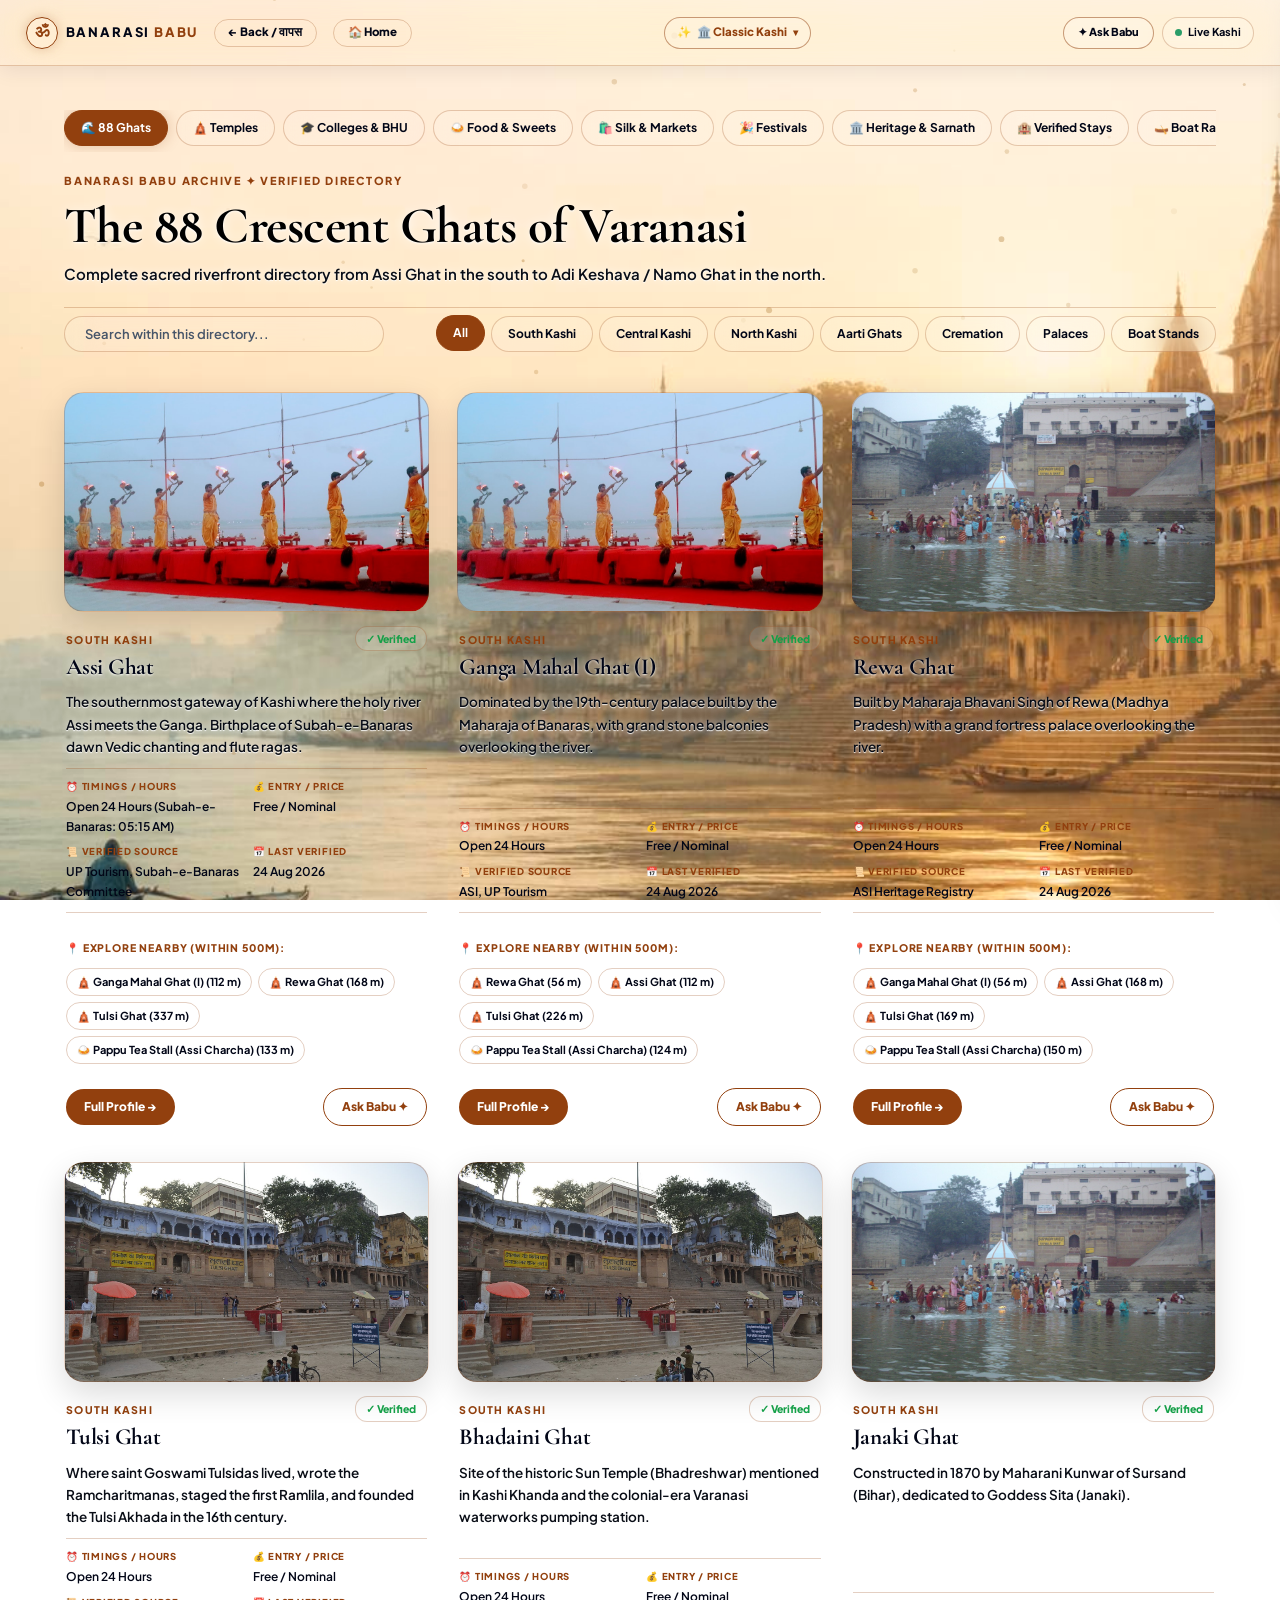
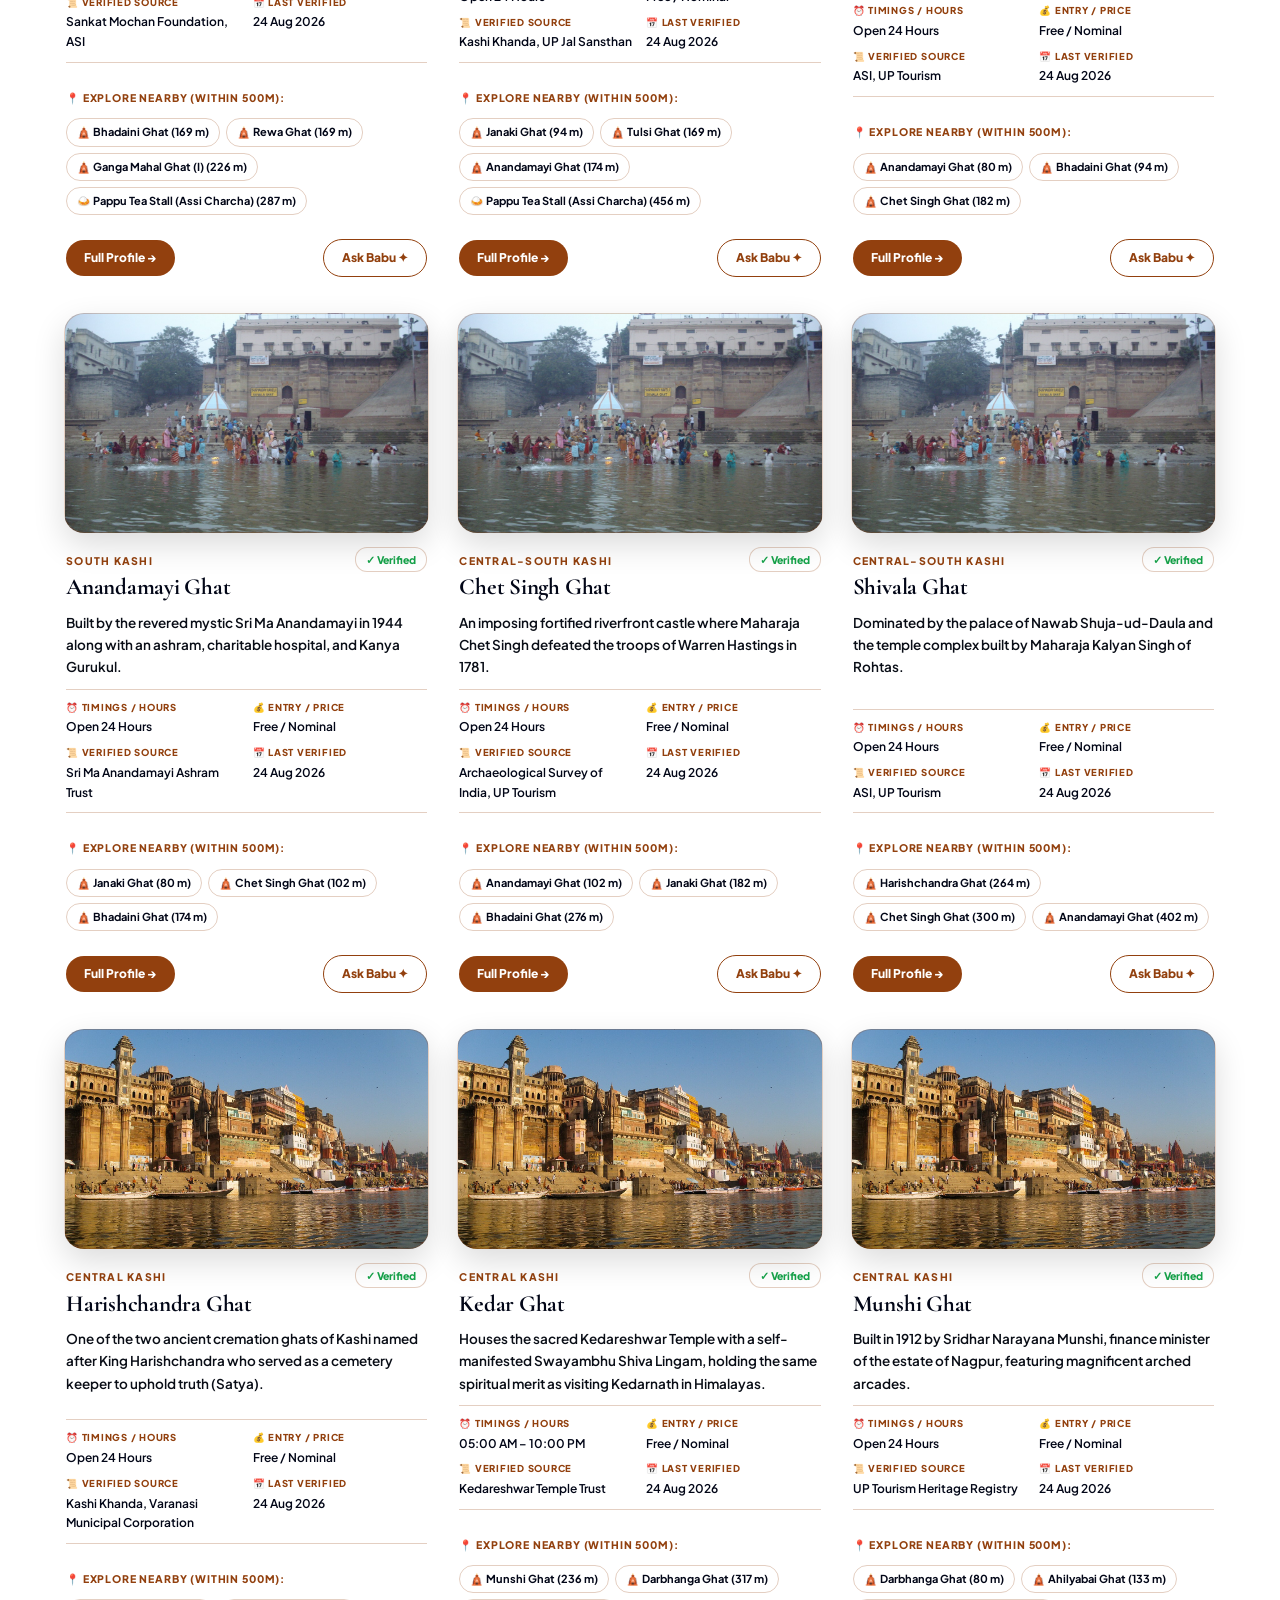
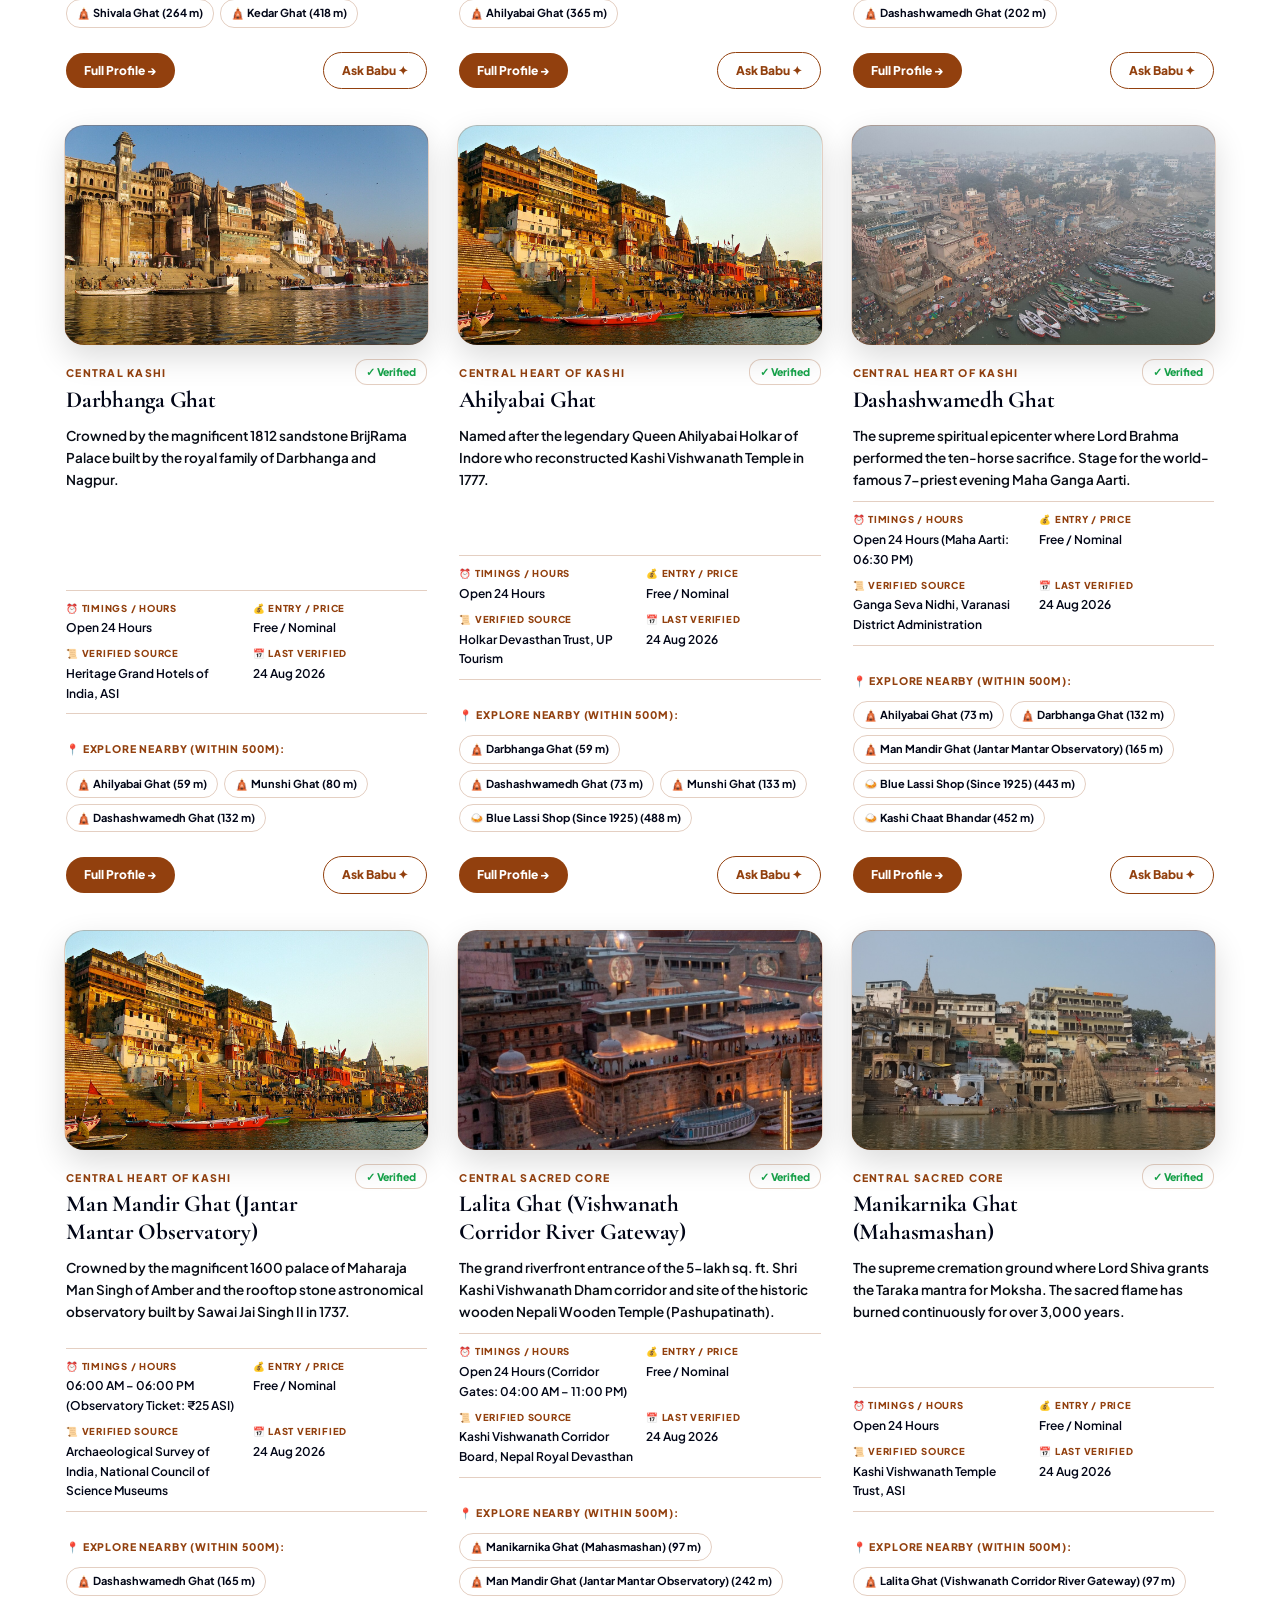
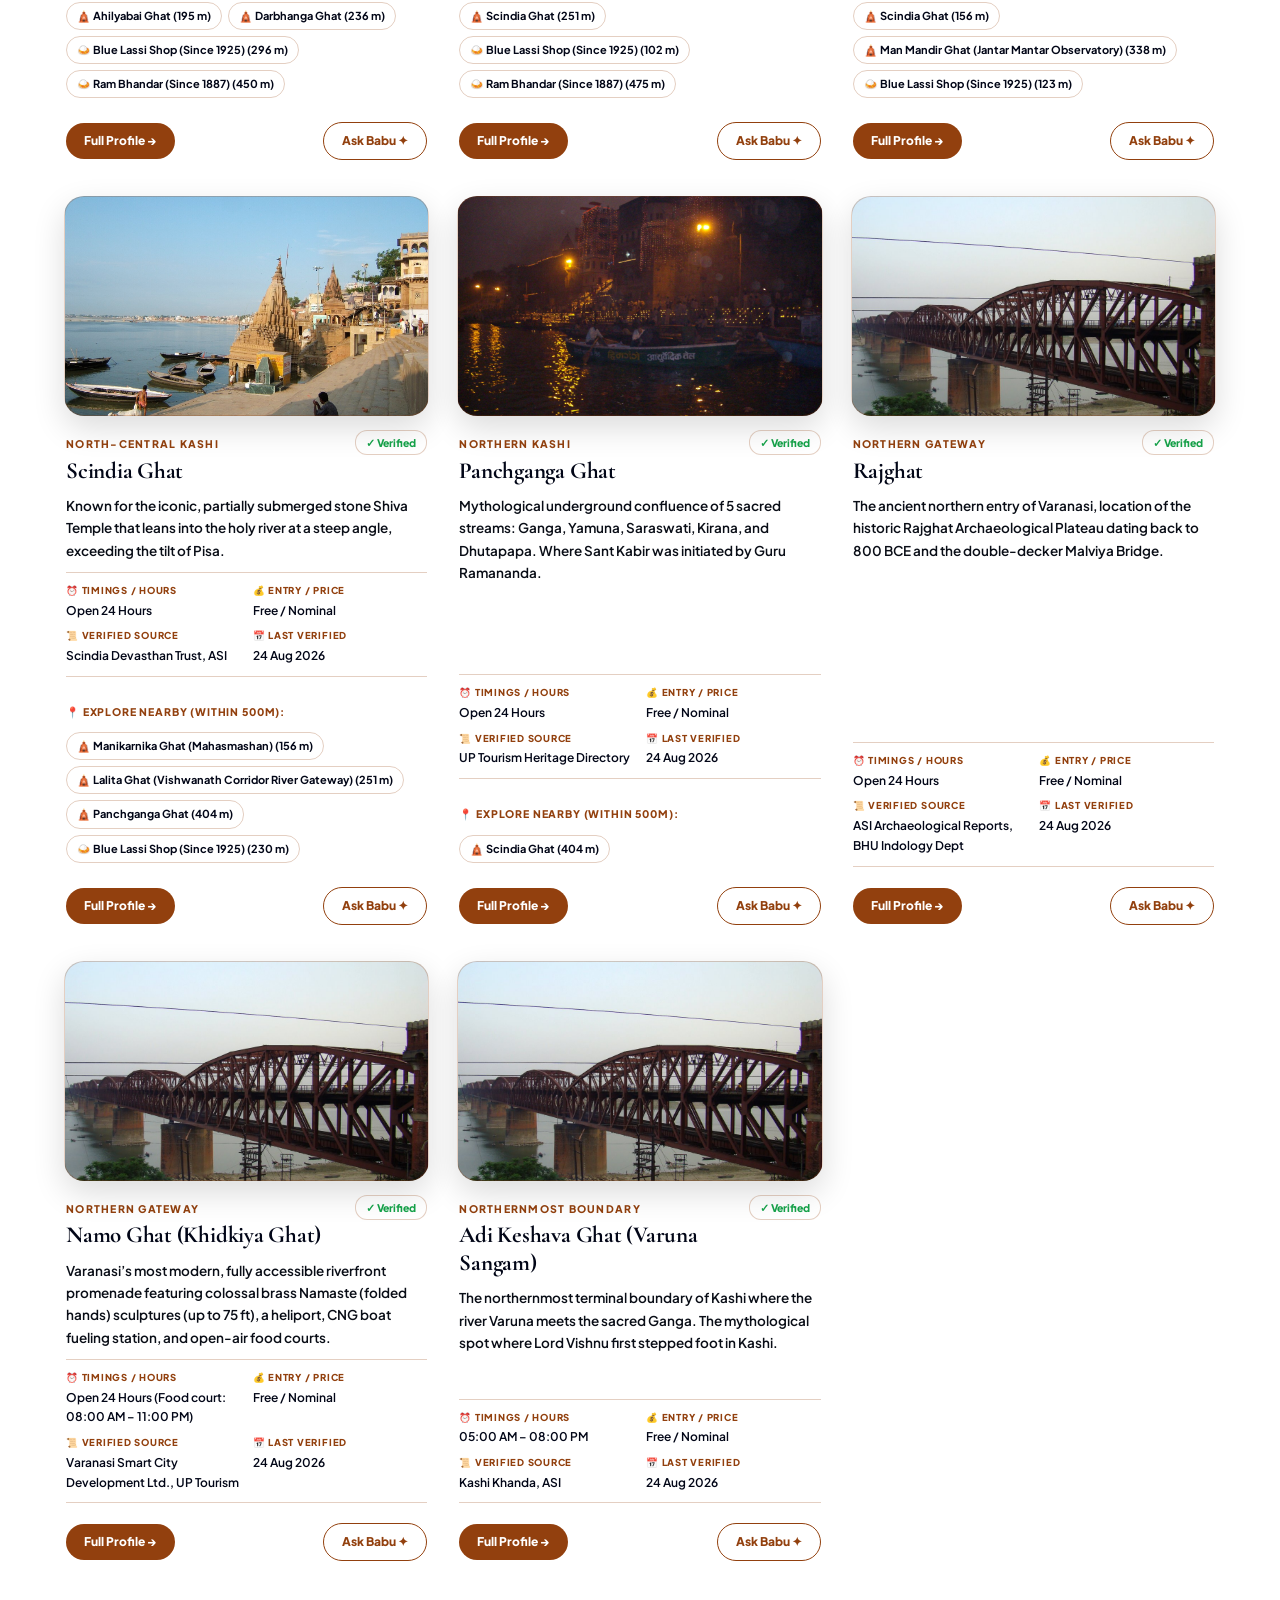
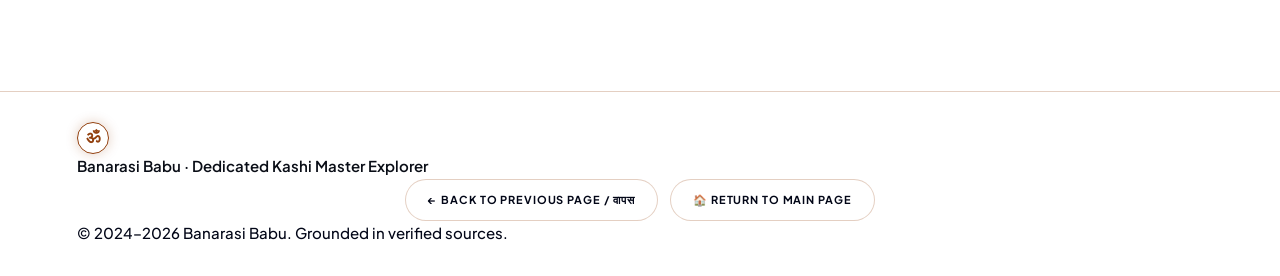
<file: category.html>
<!doctype html>
<html lang="en" data-page-theme="normal" data-theme-mode="day">
<head>
  <meta charset="UTF-8">
  <meta name="viewport" content="width=device-width, initial-scale=1.0">
  <meta name="description" content="Banarasi Babu — Dedicated Master Explorer for Varanasi Ghats, Temples, Heritage, Food, and Markets.">
  <title>Master Explorer | Banarasi Babu</title>
  
  <!-- Preload Critical Assets -->
  <link rel="preload" href="photos/normal.jpg" as="image">

  <!-- Google Fonts: Cormorant Garamond (Editorial Serif) & Plus Jakarta Sans (Clean Modern UI) -->
  <link rel="preconnect" href="https://fonts.googleapis.com">
  <link rel="preconnect" href="https://fonts.gstatic.com" crossorigin>
  <link href="https://fonts.googleapis.com/css2?family=Cormorant+Garamond:ital,wght@0,500;0,600;0,700;1,500;1,600;1,700&family=Plus+Jakarta+Sans:wght@400;500;600;700;800&display=swap" rel="stylesheet">
  
  <link rel="stylesheet" href="styles.css">
  <link rel="stylesheet" href="category.css">
</head>
<body>
  <!-- ====================================================================
       FULL-PAGE 100% UNBLOCKED LIVING 4K BACKGROUND (PARALLAX MOTION)
       ==================================================================== -->
  <div class="ambient-living-bg-container" id="ambient-living-bg" aria-hidden="true">
    <div class="living-photo-layer" id="living-photo-layer"></div>
    <canvas class="living-particle-canvas" id="living-particle-canvas"></canvas>
    <div class="ambient-clarity-overlay"></div>
  </div>

  <!-- ====================================================================
       BEAUTIFULLY DECORATED SLEEK FLOATING HEADER
       ==================================================================== -->
  <header class="luxury-floating-navbar" data-header>
    <div class="nav-brand-group">
      <a class="brand" href="index.html" aria-label="Back to home">
        <span class="brand-om" aria-hidden="true">ॐ</span>
        <span class="brand-name">BANARASI <em>BABU</em></span>
      </a>
      <button class="back-home-pill" data-action="go-back" aria-label="Go back">← Back / वापस</button>
      <a href="index.html" class="back-home-pill">🏠 Home</a>
      <span class="mode-badge" data-mode-indicator>☀️ DAYLIGHT MOOD</span>
    </div>

    <!-- Main Navigation Links -->
    <nav class="desktop-nav-menu" aria-label="Category Navigation">
      <!-- Compact Themes Dropdown Button -->
      <div class="theme-picker-container">
        <button class="theme-dropdown-btn" data-theme-toggle aria-expanded="false" aria-label="Select Kashi Theme">
          <span class="theme-btn-icon">✨</span>
          <span data-active-theme-text>Themes (9)</span>
          <span class="dropdown-chevron">▾</span>
        </button>
        
        <!-- Dropdown Menu of Themes -->
        <div class="theme-dropdown-menu" data-theme-menu aria-hidden="true">
          <span class="dropdown-header-tag">CHOOSE ATMOSPHERE:</span>
          <div class="theme-options-grid">
            <button class="theme-menu-item active" data-set-theme="normal">
              <span class="t-icon">🏛️</span>
              <div><strong>Classic Kashi</strong><small>Day · Everyday Living</small></div>
            </button>
            <button class="theme-menu-item" data-set-theme="ganga">
              <span class="t-icon">🌊</span>
              <div><strong>Ganga Flow</strong><small>Day · Sacred Waters</small></div>
            </button>
            <button class="theme-menu-item" data-set-theme="masan_holi">
              <span class="t-icon">🕉️</span>
              <div><strong>Masan Holi</strong><small>Day · Sacred Pyre Ash</small></div>
            </button>
            <button class="theme-menu-item" data-set-theme="rangbhari_ekadashi">
              <span class="t-icon">🌸</span>
              <div><strong>Rangbhari Ekadashi</strong><small>Day · Gulal Utsav</small></div>
            </button>
            <button class="theme-menu-item" data-set-theme="galiyan">
              <span class="t-icon">🏮</span>
              <div><strong>Banaras Ki Galiyan</strong><small>Day · Ancient Lanes</small></div>
            </button>
            <button class="theme-menu-item" data-set-theme="ganga_aarti">
              <span class="t-icon">🪔</span>
              <div><strong>Ganga Aarti</strong><small>Night · Maha Aarti Fire</small></div>
            </button>
            <button class="theme-menu-item" data-set-theme="dev_diwali">
              <span class="t-icon">✨</span>
              <div><strong>Dev Diwali</strong><small>Night · 1 Million Diyas</small></div>
            </button>
            <button class="theme-menu-item" data-set-theme="bhasma_aarti">
              <span class="t-icon">🔱</span>
              <div><strong>Bhasma Aarti</strong><small>Night · Shiv Naad</small></div>
            </button>
            <button class="theme-menu-item" data-set-theme="mahashivratri">
              <span class="t-icon">🌙</span>
              <div><strong>Mahashivratri</strong><small>Night · Cosmic Jaagran</small></div>
            </button>
          </div>
        </div>
      </div>
    </nav>

    <!-- Header Quick Actions -->
    <div class="nav-action-group">
      <button class="quick-babu-btn" data-ai-trigger>✦ Ask Babu</button>
      <a href="index.html#live" class="quick-now-btn" aria-label="Now in Kashi">
        <span class="pulse"></span> <span class="now-text">Live Kashi</span>
      </a>
      <button class="mobile-toggle" data-menu-trigger aria-label="Open menu">
        <span></span><span></span>
      </button>
    </div>
  </header>

  <!-- ====================================================================
       MOBILE SLIDE DRAWER
       ==================================================================== -->
  <aside class="mobile-drawer" data-mobile-drawer aria-hidden="true">
    <div class="drawer-head">
      <span class="brand">
        <span class="brand-om">ॐ</span>
        <span class="brand-name">BANARASI <em>BABU</em></span>
      </span>
      <button class="close-btn" data-mobile-close aria-label="Close">×</button>
    </div>
    <div class="drawer-body">
      <span class="drawer-title">SELECT ATMOSPHERE:</span>
      <div class="drawer-themes">
        <button class="nav-pill active" data-set-theme="normal">🏛️ Classic Kashi</button>
        <button class="nav-pill" data-set-theme="ganga">🌊 Ganga Flow</button>
        <button class="nav-pill" data-set-theme="masan_holi">🕉️ Masan Holi</button>
        <button class="nav-pill" data-set-theme="rangbhari_ekadashi">🌸 Rangbhari</button>
        <button class="nav-pill" data-set-theme="galiyan">🏮 Galiyan</button>
        <button class="nav-pill" data-set-theme="ganga_aarti">🪔 Ganga Aarti</button>
        <button class="nav-pill" data-set-theme="dev_diwali">✨ Dev Diwali</button>
        <button class="nav-pill" data-set-theme="bhasma_aarti">🔱 Bhasma Aarti</button>
        <button class="nav-pill" data-set-theme="mahashivratri">🌙 Mahashivratri</button>
      </div>
      <nav class="drawer-links">
        <a href="index.html" class="d-link">🏠 Main Home Page</a>
        <a href="category.html?type=ghats" class="d-link">🌊 88 Crescent Ghats</a>
        <a href="category.html?type=temples" class="d-link">🙏 Temples & Sanctums</a>
        <a href="category.html?type=heritage" class="d-link">🏛️ Heritage & Sarnath</a>
        <a href="category.html?type=food" class="d-link">🍛 Food & Halwais</a>
        <a href="category.html?type=markets" class="d-link">🛍️ Markets & Silk</a>
        <a href="category.html?type=festivals" class="d-link">🎉 Festivals Calendar</a>
        <a href="category.html?type=stay" class="d-link">🏨 Stay by Area</a>
      </nav>
    </div>
  </aside>

  <main id="top" class="category-page-main">
    <!-- ====================================================================
         STREAMLINED CATEGORY HERO & FILTER BAR
         ==================================================================== -->
    <section class="cat-header-hero">
      <div class="cat-hero-container">
        
        <!-- Category Navigation Chips -->
        <div class="cat-quick-nav-scroller">
          <a href="category.html?type=ghats" class="cat-tab-chip" data-cat-link="ghats">🌊 88 Ghats</a>
          <a href="category.html?type=temples" class="cat-tab-chip" data-cat-link="temples">🛕 Temples</a>
          <a href="category.html?type=education" class="cat-tab-chip" data-cat-link="education">🎓 Colleges & BHU</a>
          <a href="category.html?type=food" class="cat-tab-chip" data-cat-link="food">🍛 Food & Sweets</a>
          <a href="category.html?type=markets" class="cat-tab-chip" data-cat-link="markets">🛍️ Silk & Markets</a>
          <a href="category.html?type=festivals" class="cat-tab-chip" data-cat-link="festivals">🎉 Festivals</a>
          <a href="category.html?type=heritage" class="cat-tab-chip" data-cat-link="heritage">🏛️ Heritage & Sarnath</a>
          <a href="category.html?type=stay" class="cat-tab-chip" data-cat-link="stay">🏨 Verified Stays</a>
          <a href="category.html?type=transport" class="cat-tab-chip" data-cat-link="transport">🛶 Boat Rates</a>
          <a href="category.html?type=safety" class="cat-tab-chip" data-cat-link="safety">🚨 Helpline 112</a>
        </div>

        <!-- Clean Title Cluster -->
        <div class="cat-title-wrap">
          <span class="cat-kicker">BANARASI BABU ARCHIVE ✦ VERIFIED DIRECTORY</span>
          <h1 class="cat-heading" data-hero-title>The 88 Crescent Ghats of Varanasi</h1>
          <p class="cat-narrative" data-hero-desc>Southern Assi to Northern Rajghat · Verified history, purana citations, and sacred timings.</p>
        </div>

        <!-- Floating Search & Subcategory Filter Bar -->
        <div class="cat-filter-toolbar">
          <input type="text" placeholder="Search within this directory..." class="cat-search-field" data-cat-search aria-label="Search places">
          <div class="cat-filter-pills" data-cat-filters></div>
        </div>

      </div>
    </section>

    <!-- ====================================================================
         DYNAMIC EDITORIAL CONTENT GRID (100% PURE TRANSPARENT CARDS)
         ==================================================================== -->
    <section class="category-content-container">
      <div class="category-dynamic-grid" data-category-grid></div>
    </section>
  </main>

  <!-- ====================================================================
       "ASK BANARASI BABU" AI CONCIERGE DRAWER
       ==================================================================== -->
  <aside class="ai-concierge-panel" data-ai-panel aria-hidden="true">
    <div class="concierge-head">
      <div class="concierge-title-box">
        <span class="concierge-om">ॐ</span>
        <div>
          <h3>Banarasi Babu</h3>
          <small>Grounded Varanasi Knowledge Engine · Zero Hallucinations</small>
        </div>
      </div>
      <button class="close-concierge" data-ai-close aria-label="Close">×</button>
    </div>

    <div class="concierge-body" data-ai-messages>
      <div class="ai-msg bot">
        <p><strong>प्रणाम! Namaste.</strong> I am your living companion to Varanasi, directly grounded in verified temple, ghat, food, and festival databases. Ask me anything about Kashi!</p>
      </div>
      <div class="prompt-chips">
        <button class="chip" data-send-prompt="What should I do in Kashi after 6 PM today?">🌙 What to do after 6 PM?</button>
        <button class="chip" data-send-prompt="Where can I find authentic Kachori Sabzi and Malaiyo?">🍛 Best breakfast & sweets</button>
        <button class="chip" data-send-prompt="What is the best morning walking route starting from Assi Ghat?">🚶 Best morning walk from Assi</button>
        <button class="chip" data-send-prompt="Where should I buy genuine Silk Sarees and beaten brass?">🛍️ Saree & brass buying advice</button>
      </div>
    </div>

    <form class="concierge-form" data-ai-form>
      <input type="text" placeholder="Ask Banarasi Babu anything about Kashi..." class="concierge-input" data-ai-input required>
      <button type="submit" class="concierge-submit" aria-label="Send">✦</button>
    </form>
  </aside>

  <!-- ====================================================================
       SITE FOOTER
       ==================================================================== -->
  <footer class="site-footer">
    <div class="footer-inner">
      <div class="footer-brand">
        <span class="brand-om">ॐ</span>
        <p>Banarasi Babu · Dedicated Kashi Master Explorer</p>
      </div>
      <div style="display: flex; gap: 12px; flex-wrap: wrap; justify-content: center;">
        <button class="btn-glass" data-action="go-back">← Back to Previous Page / वापस</button>
        <a href="index.html" class="btn-glass">🏠 Return to Main Page</a>
      </div>
      <div class="footer-copy">© 2024–2026 Banarasi Babu. Grounded in verified sources.</div>
    </div>
  </footer>

  <!-- Master Knowledge Database Layer -->
  <script defer src="data/places.js"></script>
  <script defer src="data/ghats.js"></script>
  <script defer src="data/activities.js"></script>
  <script defer src="data/festivals.js"></script>
  <script defer src="data/food.js"></script>
  <script defer src="data/markets.js"></script>
  <script defer src="data/hotels.js"></script>
  <script defer src="data/culture.js"></script>
  <script defer src="data/safety-transport.js"></script>
  
  <!-- Core Engines Layer -->
  <script defer src="engine/geo-engine.js"></script>
  <script defer src="engine/live-engine.js"></script>
  <script defer src="engine/festival-engine.js"></script>
  <script defer src="engine/trip-memory.js"></script>
  <script defer src="engine/ai-brain.js"></script>

  <!-- Category Page Dedicated Controller -->
  <script defer src="category.js"></script>
</body>
</html>
</file>
<file: styles.css>
/* ==========================================================================
   BANARASI BABU — LIVING DIGITAL KASHI & EDITORIAL PLATFORM
   100% UNBLOCKED LIVING BACKGROUND & PURE SHEER EDITORIAL DESIGN SYSTEM
   Real photographs on every card · True photo transparency · High-contrast typography
   ========================================================================== */

/* --------------------------------------------------------------------------
   1. DAY (LIGHT) vs. NIGHT (DARK) CORE CSS MATRICES
   -------------------------------------------------------------------------- */
:root {
  --serif: 'Cormorant Garamond', Georgia, serif;
  --sans: 'Plus Jakarta Sans', -apple-system, BlinkMacSystemFont, sans-serif;
  --ease: cubic-bezier(0.2, 0.8, 0.2, 1);
}

/* ☀️ DAYTIME BASE MATRICES (Deep Ink Typography & 90% Sheer Transparent Glass) */
[data-theme-mode="day"] {
  --bg-solid-base: transparent;
  --text-primary: #020617;
  --text-secondary: #1e293b;
  --text-muted: #475569;
  --header-bg: rgba(255, 255, 255, 0.12);
  --header-border: rgba(0, 0, 0, 0.10);
  --dropdown-bg: rgba(255, 255, 255, 0.15);
  --border-divider: rgba(0, 0, 0, 0.10);
  --pill-bg: rgba(255, 255, 255, 0.12);
  --tag-bg: rgba(255, 255, 255, 0.15);
  --card-bg: transparent;
  --card-border: rgba(0, 0, 0, 0.10);
  --card-hover-bg: rgba(255, 255, 255, 0.22);
  --photo-opacity: 1;
}

/* 🌙 NIGHTTIME / DUSK BASE MATRICES (Pure Luminous Typography & 90% Sheer Nocturnal Glass) */
[data-theme-mode="night"] {
  --bg-solid-base: transparent;
  --text-primary: #ffffff;
  --text-secondary: #e2e8f0;
  --text-muted: #94a3b8;
  --header-bg: rgba(8, 14, 24, 0.20);
  --header-border: rgba(255, 255, 255, 0.12);
  --dropdown-bg: rgba(8, 14, 24, 0.25);
  --border-divider: rgba(255, 255, 255, 0.12);
  --pill-bg: rgba(255, 255, 255, 0.08);
  --tag-bg: rgba(8, 14, 24, 0.25);
  --card-bg: transparent;
  --card-border: rgba(255, 255, 255, 0.12);
  --card-hover-bg: rgba(14, 22, 36, 0.35);
  --photo-opacity: 1;
}

/* --------------------------------------------------------------------------
   2. INDIVIDUAL 9 THEMES (HIGH CONTRAST ACCENTS)
   -------------------------------------------------------------------------- */
[data-page-theme="normal"] {
  --text-accent: #92400e;
  --theme-glow: rgba(146, 64, 14, 0.25);
  --btn-primary-bg: #0f172a;
  --btn-primary-text: #ffffff;
  --pill-active-bg: #0f172a;
  --pill-active-text: #ffffff;
  --tag-border: rgba(146, 64, 14, 0.5);
  --border-divider: rgba(146, 64, 14, 0.25);
}

[data-page-theme="ganga"] {
  --text-accent: #0369a1;
  --theme-glow: rgba(3, 105, 161, 0.25);
  --btn-primary-bg: #0369a1;
  --btn-primary-text: #ffffff;
  --pill-active-bg: #0369a1;
  --pill-active-text: #ffffff;
  --tag-border: rgba(3, 105, 161, 0.5);
  --border-divider: rgba(3, 105, 161, 0.25);
}

[data-page-theme="ganga_aarti"] {
  --text-accent: #f59e0b;
  --theme-glow: rgba(245, 158, 11, 0.35);
  --btn-primary-bg: #f59e0b;
  --btn-primary-text: #0f172a;
  --pill-active-bg: #f59e0b;
  --pill-active-text: #0f172a;
  --tag-border: rgba(245, 158, 11, 0.5);
  --border-divider: rgba(245, 158, 11, 0.25);
}

[data-page-theme="dev_diwali"] {
  --text-accent: #fbbf24;
  --theme-glow: rgba(251, 191, 36, 0.35);
  --btn-primary-bg: #fbbf24;
  --btn-primary-text: #0f172a;
  --pill-active-bg: #fbbf24;
  --pill-active-text: #0f172a;
  --tag-border: rgba(251, 191, 36, 0.5);
  --border-divider: rgba(251, 191, 36, 0.25);
}

[data-page-theme="masan_holi"] {
  --text-accent: #b91c1c;
  --theme-glow: rgba(185, 28, 28, 0.3);
  --btn-primary-bg: #b91c1c;
  --btn-primary-text: #ffffff;
  --pill-active-bg: #b91c1c;
  --pill-active-text: #ffffff;
  --tag-border: rgba(185, 28, 28, 0.5);
  --border-divider: rgba(185, 28, 28, 0.25);
}

[data-page-theme="bhasma_aarti"] {
  --text-accent: #93c5fd;
  --theme-glow: rgba(147, 197, 253, 0.35);
  --btn-primary-bg: #93c5fd;
  --btn-primary-text: #0f172a;
  --pill-active-bg: #93c5fd;
  --pill-active-text: #0f172a;
  --tag-border: rgba(147, 197, 253, 0.5);
  --border-divider: rgba(147, 197, 253, 0.25);
}

[data-page-theme="mahashivratri"] {
  --text-accent: #60a5fa;
  --theme-glow: rgba(96, 165, 250, 0.35);
  --btn-primary-bg: #60a5fa;
  --btn-primary-text: #0f172a;
  --pill-active-bg: #60a5fa;
  --pill-active-text: #0f172a;
  --tag-border: rgba(96, 165, 250, 0.5);
  --border-divider: rgba(96, 165, 250, 0.25);
}

[data-page-theme="rangbhari_ekadashi"] {
  --text-accent: #be123c;
  --theme-glow: rgba(190, 18, 60, 0.3);
  --btn-primary-bg: #be123c;
  --btn-primary-text: #ffffff;
  --pill-active-bg: #be123c;
  --pill-active-text: #ffffff;
  --tag-border: rgba(190, 18, 60, 0.5);
  --border-divider: rgba(190, 18, 60, 0.25);
}

[data-page-theme="galiyan"] {
  --text-accent: #9a3412;
  --theme-glow: rgba(154, 52, 18, 0.3);
  --btn-primary-bg: #9a3412;
  --btn-primary-text: #ffffff;
  --pill-active-bg: #9a3412;
  --pill-active-text: #ffffff;
  --tag-border: rgba(154, 52, 18, 0.5);
  --border-divider: rgba(154, 52, 18, 0.25);
}

/* --------------------------------------------------------------------------
   GLOBAL RESETS & CRISP TYPOGRAPHY (ZERO FUZZY GLOW)
   -------------------------------------------------------------------------- */
*, *::before, *::after {
  box-sizing: border-box;
}

html {
  scroll-behavior: smooth;
  font-size: 16px;
  background-color: transparent !important;
  -webkit-text-size-adjust: 100%;
  text-size-adjust: 100%;
}

body {
  margin: 0;
  color: var(--text-primary);
  font-family: var(--sans);
  font-size: 15px;
  font-weight: 500;
  line-height: 1.65;
  overflow-x: hidden;
  -webkit-font-smoothing: antialiased;
  min-height: 100vh;
  min-height: 100dvh;
  background-color: transparent !important;
  -webkit-overflow-scrolling: touch;
}

a {
  color: inherit;
  text-decoration: none;
}

button {
  font: inherit;
  color: inherit;
  cursor: pointer;
}

h1, h2, h3, h4, p {
  margin: 0;
}

[data-theme-mode="day"] h1, 
[data-theme-mode="day"] h2, 
[data-theme-mode="day"] h3, 
[data-theme-mode="day"] h4 {
  color: #000000;
  text-shadow: 0 0 12px rgba(255, 255, 255, 0.85), 0 1px 2px rgba(255, 255, 255, 0.95);
}

[data-theme-mode="day"] p,
[data-theme-mode="day"] .hero-lead-narrative,
[data-theme-mode="day"] .card-body-narrative {
  color: #090d16;
  font-weight: 600;
  line-height: 1.65;
  text-shadow: 0 0 8px rgba(255, 255, 255, 0.85), 0 1px 1px rgba(255, 255, 255, 0.9);
}

[data-theme-mode="night"] h1, 
[data-theme-mode="night"] h2, 
[data-theme-mode="night"] h3, 
[data-theme-mode="night"] h4 {
  color: #ffffff;
  text-shadow: 0 2px 10px rgba(0, 0, 0, 0.9), 0 1px 3px rgba(0, 0, 0, 0.95);
}

[data-theme-mode="night"] p,
[data-theme-mode="night"] .hero-lead-narrative,
[data-theme-mode="night"] .card-body-narrative {
  color: #f1f5f9;
  font-weight: 500;
  line-height: 1.65;
  text-shadow: 0 1px 6px rgba(0, 0, 0, 0.85), 0 1px 2px rgba(0, 0, 0, 0.9);
}

h1, h2, h3, h4 {
  font-family: var(--serif);
  font-weight: 700;
  line-height: 1.05;
  letter-spacing: -0.01em;
}

h1 { font-size: clamp(2.4rem, 4.4vw, 4.2rem); }
h2 { font-size: clamp(2.2rem, 3.8vw, 3.6rem); }
h3 { font-size: clamp(1.8rem, 2.8vw, 2.6rem); }
h4 { font-size: 1.4rem; }

i {
  font-style: italic;
  color: var(--text-accent);
  font-weight: 600;
}

.section-kicker {
  display: inline-flex;
  align-items: center;
  gap: 10px;
  color: var(--text-accent);
  font-size: 11px;
  font-weight: 800;
  letter-spacing: 0.16em;
  text-transform: uppercase;
  margin-bottom: 6px;
}

.section-kicker span {
  width: 28px;
  height: 1.5px;
  background: currentColor;
}

.w-full { width: 100%; }
.mt-4 { margin-top: 16px; }

/* --------------------------------------------------------------------------
   FULL-PAGE LIVING 4K BACKGROUND
   -------------------------------------------------------------------------- */
.ambient-living-bg-container {
  position: fixed;
  top: 0;
  left: 0;
  right: 0;
  bottom: 0;
  width: 100%;
  height: 100%;
  min-height: 100vh;
  min-height: 100dvh;
  min-height: -webkit-fill-available;
  z-index: 0;
  pointer-events: none;
  overflow: hidden;
  background: transparent;
}

.living-photo-layer {
  position: absolute;
  inset: -25vh -15vw;
  width: 130vw;
  height: 150vh;
  background-image: url('photos/normal.jpg');
  background-size: cover;
  background-position: center 36%;
  transition: background-image 0.7s var(--ease);
  will-change: transform;
  filter: saturate(115%) contrast(105%);
  opacity: 1;
}

.living-particle-canvas {
  position: absolute;
  inset: 0;
  width: 100%;
  height: 100%;
  pointer-events: none;
  z-index: 1;
}

.ambient-clarity-overlay {
  position: absolute;
  inset: 0;
  z-index: 2;
  pointer-events: none;
  background: transparent;
}

[data-theme-mode="day"] .ambient-clarity-overlay {
  background: transparent;
}

[data-theme-mode="night"] .ambient-clarity-overlay {
  background: linear-gradient(180deg, rgba(4, 8, 16, 0.25) 0%, rgba(4, 8, 16, 0.05) 50%, rgba(4, 8, 16, 0.30) 100%);
}

/* --------------------------------------------------------------------------
   FLOATING NAVBAR & THEME DROPDOWN
   -------------------------------------------------------------------------- */
.luxury-floating-navbar {
  position: fixed;
  top: 0;
  left: 0;
  right: 0;
  width: 100%;
  height: 66px;
  z-index: 1000;
  padding: 0 max(16px, 2vw);
  display: flex;
  justify-content: space-between;
  align-items: center;
  gap: 12px;
  background: var(--header-bg);
  backdrop-filter: blur(24px) saturate(180%);
  -webkit-backdrop-filter: blur(24px);
  border-bottom: 1px solid var(--border-divider);
  box-shadow: 0 4px 20px rgba(0, 0, 0, 0.08);
}

.nav-brand-group {
  display: flex;
  align-items: center;
  gap: 8px;
  flex-shrink: 0;
}

.brand {
  display: flex;
  align-items: center;
  gap: 8px;
  text-decoration: none;
  flex-shrink: 0;
}

.brand-om {
  display: grid;
  place-items: center;
  width: 32px;
  height: 32px;
  border: 1.5px solid var(--text-accent);
  border-radius: 50%;
  font-family: var(--serif);
  font-size: 17px;
  font-weight: 700;
  color: var(--text-accent);
  background: var(--pill-bg);
  box-shadow: 0 0 12px var(--theme-glow);
  flex-shrink: 0;
}

.brand-name {
  font-size: 13px;
  font-weight: 800;
  line-height: 1;
  letter-spacing: 0.14em;
  color: var(--text-primary);
  white-space: nowrap;
}

.brand-name em {
  color: var(--text-accent);
  font-style: normal;
}

.mode-badge {
  display: inline-flex;
  align-items: center;
  justify-content: center;
  height: 28px;
  font-size: 9.5px;
  font-weight: 800;
  letter-spacing: 0.08em;
  padding: 0 10px;
  border-radius: 20px;
  background: var(--tag-bg);
  border: 1px solid var(--tag-border);
  color: var(--text-accent);
  white-space: nowrap;
  flex-shrink: 0;
}

.back-home-pill {
  display: inline-flex;
  align-items: center;
  justify-content: center;
  height: 28px;
  padding: 0 12px;
  background: var(--pill-bg);
  border: 1px solid var(--border-divider);
  border-radius: 20px;
  font-size: 11px;
  font-weight: 800;
  color: var(--text-primary);
  white-space: nowrap;
  flex-shrink: 0;
  text-decoration: none;
  transition: all 0.2s ease;
}

.back-home-pill:hover {
  background: var(--text-accent);
  color: #ffffff;
}

.desktop-nav-menu {
  display: flex;
  align-items: center;
  gap: clamp(8px, 1vw, 16px);
  flex-wrap: nowrap;
}

.nav-link {
  font-size: clamp(11.5px, 0.85vw, 12.5px);
  font-weight: 700;
  letter-spacing: 0.02em;
  color: var(--text-primary);
  transition: color 0.2s;
  padding: 6px 4px;
  white-space: nowrap;
  display: inline-flex;
  align-items: center;
  flex-shrink: 0;
}

.nav-link:hover {
  color: var(--text-accent);
}

.theme-picker-container {
  position: relative;
  flex-shrink: 0;
}

.theme-dropdown-btn {
  display: inline-flex;
  align-items: center;
  justify-content: center;
  gap: 6px;
  height: 32px;
  background: var(--pill-bg);
  border: 1px solid var(--tag-border);
  border-radius: 20px;
  padding: 0 12px;
  font-size: 11.5px;
  font-weight: 800;
  color: var(--text-accent);
  white-space: nowrap;
  flex-shrink: 0;
  transition: all 0.2s ease;
}

.theme-dropdown-btn:hover {
  background: var(--text-accent);
  color: #ffffff;
}

.dropdown-chevron { font-size: 10px; }

.theme-dropdown-menu {
  position: absolute;
  top: calc(100% + 10px);
  right: 0;
  width: 320px;
  background: var(--dropdown-bg);
  backdrop-filter: blur(28px) saturate(180%);
  -webkit-backdrop-filter: blur(28px);
  border: 1.5px solid var(--border-divider);
  border-radius: 16px;
  padding: 14px;
  box-shadow: 0 16px 45px rgba(0, 0, 0, 0.3);
  display: none;
  flex-direction: column;
  gap: 8px;
  z-index: 150;
}

.theme-dropdown-menu.open { display: flex; }

.dropdown-header-tag {
  font-size: 10px;
  font-weight: 800;
  letter-spacing: 0.12em;
  color: var(--text-accent);
  padding: 0 4px;
}

.theme-options-grid {
  display: grid;
  grid-template-columns: 1fr;
  gap: 5px;
  max-height: 380px;
  overflow-y: auto;
  padding-right: 4px;
}

.theme-options-grid::-webkit-scrollbar {
  width: 4px;
}

.theme-options-grid::-webkit-scrollbar-thumb {
  background: var(--border-divider);
  border-radius: 4px;
}

.theme-options-grid::-webkit-scrollbar-track {
  background: transparent;
}

.theme-menu-item {
  display: flex;
  align-items: center;
  gap: 10px;
  padding: 8px 12px;
  border-radius: 12px;
  border: 1px solid transparent;
  background: transparent;
  text-align: left;
  transition: all 0.2s ease;
}

.theme-menu-item .t-icon { font-size: 18px; }
.theme-menu-item strong { display: block; font-size: 12px; color: var(--text-primary); }
.theme-menu-item small { display: block; font-size: 10px; color: var(--text-muted); }

.theme-menu-item:hover {
  background: var(--pill-bg);
  border-color: var(--border-divider);
}

.theme-menu-item.active {
  background: var(--pill-bg);
  border-color: var(--text-accent);
  box-shadow: 0 0 10px var(--theme-glow);
}

.theme-menu-item.active strong { color: var(--text-accent); }

.nav-action-group {
  display: flex;
  align-items: center;
  gap: 8px;
  flex-shrink: 0;
}

.quick-babu-btn {
  display: inline-flex;
  align-items: center;
  justify-content: center;
  height: 32px;
  border: 1px solid var(--tag-border);
  background: var(--tag-bg);
  color: var(--text-primary);
  padding: 0 14px;
  border-radius: 20px;
  font-size: 11px;
  font-weight: 800;
  white-space: nowrap;
  flex-shrink: 0;
  backdrop-filter: blur(14px);
  -webkit-backdrop-filter: blur(14px);
  transition: all 0.2s;
}

.quick-babu-btn:hover {
  background: var(--text-accent);
  color: #ffffff;
}

.quick-now-btn {
  display: inline-flex;
  align-items: center;
  justify-content: center;
  gap: 6px;
  height: 32px;
  border: 1px solid var(--border-divider);
  background: var(--pill-bg);
  color: var(--text-primary);
  padding: 0 12px;
  border-radius: 20px;
  font-size: 11px;
  font-weight: 700;
  white-space: nowrap;
  flex-shrink: 0;
  backdrop-filter: blur(14px);
  -webkit-backdrop-filter: blur(14px);
}

.pulse {
  width: 7px;
  height: 7px;
  background: #2a9d68;
  border-radius: 50%;
  flex-shrink: 0;
}

.mobile-toggle {
  display: none;
  border: 0;
  background: var(--pill-bg);
  padding: 6px 8px;
  border-radius: 8px;
}

.mobile-toggle span {
  display: block;
  background: var(--text-primary);
  height: 2px;
  width: 18px;
  margin: 3px 0;
}

main {
  position: relative;
  z-index: 10;
}

/* --------------------------------------------------------------------------
   HERO SECTION
   -------------------------------------------------------------------------- */
.hero-open {
  min-height: 88vh;
  display: flex;
  align-items: center;
  justify-content: flex-start;
  padding: 135px max(24px, 6vw) 70px;
}

.hero-open-inner {
  width: 100%;
  max-width: 1100px;
  display: flex;
  flex-direction: column;
  align-items: flex-start;
  gap: 24px;
}

.hero-mood-badge {
  display: inline-flex;
  align-items: center;
  gap: 8px;
  background: var(--tag-bg);
  border: 1.5px solid var(--tag-border);
  color: var(--text-accent);
  padding: 6px 18px;
  border-radius: 30px;
  font-size: 11px;
  font-weight: 800;
  letter-spacing: 0.08em;
  text-transform: uppercase;
  backdrop-filter: blur(14px);
  -webkit-backdrop-filter: blur(14px);
}

.hero-mood-badge .dot {
  width: 8px;
  height: 8px;
  border-radius: 50%;
  background: var(--text-accent);
}

.hero-typography {
  display: flex;
  flex-direction: column;
  gap: 14px;
  max-width: 860px;
}

.rotating-title-wrapper {
  min-height: 90px;
  display: flex;
  align-items: center;
}

.rotating-hero-title {
  transition: opacity 0.5s var(--ease), transform 0.5s var(--ease);
}

.rotating-hero-title.fade-out {
  opacity: 0;
  transform: translateY(-6px);
}

.rotating-hero-title.fade-in {
  opacity: 1;
  transform: translateY(0);
}

.hero-sub-statement {
  font-family: var(--serif);
  font-size: clamp(20px, 2.5vw, 28px);
  font-weight: 600;
  line-height: 1.3;
  color: var(--text-secondary);
}

.hero-lead-narrative {
  font-size: 15px;
  font-weight: 500;
  line-height: 1.7;
  color: var(--text-secondary);
  max-width: 720px;
}

.hero-action-row {
  display: flex;
  align-items: center;
  flex-wrap: wrap;
  gap: 12px;
  margin-top: 4px;
}

.btn-primary {
  display: inline-flex;
  align-items: center;
  gap: 10px;
  padding: 12px 24px;
  background: var(--btn-primary-bg);
  color: var(--btn-primary-text);
  border: 0;
  border-radius: 30px;
  font-size: 11px;
  font-weight: 800;
  letter-spacing: 0.1em;
  text-transform: uppercase;
  transition: transform 0.2s;
}

.btn-primary:hover {
  transform: translateY(-2px);
}

.btn-glass {
  display: inline-flex;
  align-items: center;
  gap: 10px;
  padding: 11px 22px;
  background: var(--pill-bg);
  color: var(--text-primary);
  border: 1px solid var(--border-divider);
  border-radius: 30px;
  font-size: 11px;
  font-weight: 700;
  letter-spacing: 0.08em;
  text-transform: uppercase;
  backdrop-filter: blur(14px);
  -webkit-backdrop-filter: blur(14px);
  transition: all 0.2s;
}

.btn-glass:hover {
  background: var(--text-accent);
  color: #ffffff;
  border-color: var(--text-accent);
}

.btn-ghost {
  font-size: 11px;
  font-weight: 800;
  color: var(--text-secondary);
  letter-spacing: 0.08em;
  text-transform: uppercase;
  padding: 8px 12px;
  background: none;
  border: 0;
}

.btn-ghost:hover { color: var(--text-accent); }

.hero-meta-footer {
  display: flex;
  align-items: center;
  justify-content: space-between;
  width: 100%;
  max-width: 860px;
  font-size: 11px;
  font-weight: 700;
  color: var(--text-muted);
  letter-spacing: 0.08em;
  text-transform: uppercase;
  padding-top: 14px;
  border-top: 1.5px solid var(--border-divider);
}

.scroll-prompt b { color: var(--text-accent); }

/* --------------------------------------------------------------------------
   EXPERIENCE DISCOVERY CHIPS
   -------------------------------------------------------------------------- */
.experience-chips-carousel {
  display: flex;
  gap: 10px;
  flex-wrap: wrap;
}

.experience-chip {
  padding: 9px 18px;
  background: var(--pill-bg);
  border: 1px solid var(--border-divider);
  border-radius: 25px;
  font-size: 13px;
  font-weight: 700;
  color: var(--text-primary);
  backdrop-filter: blur(14px);
  -webkit-backdrop-filter: blur(14px);
  transition: all 0.2s var(--ease);
}

.experience-chip:hover {
  background: var(--text-accent);
  color: #ffffff;
  border-color: var(--text-accent);
  transform: translateY(-2px);
}

/* --------------------------------------------------------------------------
   SHEER EDITORIAL SECTIONS (WITH AUTHENTIC CARD PHOTOS)
   -------------------------------------------------------------------------- */
.editorial-section {
  padding: 55px max(20px, 6vw);
  max-width: 1280px;
  margin: 0 auto;
}

.section-heading-row {
  display: flex;
  justify-content: space-between;
  align-items: flex-end;
  flex-wrap: wrap;
  gap: 20px;
  margin-bottom: 24px;
  padding-bottom: 16px;
  border-bottom: 1.5px solid var(--border-divider);
}

.section-intro-text {
  max-width: 500px;
  font-size: 14px;
  font-weight: 500;
  color: var(--text-secondary);
  line-height: 1.6;
}

.section-view-all-btn {
  font-size: 12px;
  font-weight: 800;
  letter-spacing: 0.08em;
  text-transform: uppercase;
  color: var(--text-accent);
  padding: 8px 18px;
  background: var(--pill-bg);
  border: 1px solid var(--border-divider);
  border-radius: 20px;
  backdrop-filter: blur(14px);
  -webkit-backdrop-filter: blur(14px);
  transition: all 0.2s;
}

.section-view-all-btn:hover {
  background: var(--text-accent);
  color: #ffffff;
  border-color: var(--text-accent);
}

.section-editorial-triad {
  display: grid;
  grid-template-columns: repeat(auto-fit, minmax(320px, 1fr));
  gap: 36px 28px;
}

.editorial-story-card {
  background: transparent !important;
  border: none !important;
  box-shadow: none !important;
  padding: 0 !important;
  display: flex;
  flex-direction: column;
  gap: 8px;
  transition: transform 0.3s var(--ease);
}

.editorial-card-photo {
  height: 220px;
  width: 100%;
  border-radius: 16px;
  background-size: cover;
  background-position: center;
  background-repeat: no-repeat;
  box-shadow: 0 10px 30px rgba(0, 0, 0, 0.2);
  border: 1px solid rgba(255, 255, 255, 0.15);
  transition: transform 0.35s var(--ease), box-shadow 0.35s var(--ease);
}

.editorial-story-card:hover .editorial-card-photo {
  transform: translateY(-6px) scale(1.02);
  box-shadow: 0 18px 45px var(--theme-glow);
}

.story-kicker {
  font-size: 10.5px;
  font-weight: 800;
  letter-spacing: 0.14em;
  color: var(--text-accent);
  text-transform: uppercase;
  margin-top: 6px;
}

.editorial-story-card h3 {
  font-size: 25px;
  font-family: var(--serif);
  font-weight: 700;
  line-height: 1.15;
  color: var(--text-primary);
}

.editorial-story-card p {
  font-size: 14px;
  font-weight: 500;
  color: var(--text-secondary);
  line-height: 1.65;
}

.story-specs {
  display: flex;
  justify-content: space-between;
  align-items: center;
  font-size: 12px;
  font-weight: 700;
  color: var(--text-muted);
  border-top: 1px solid var(--border-divider);
  padding-top: 12px;
  margin-top: auto;
}

.card-action-link {
  font-size: 11.5px;
  font-weight: 800;
  text-transform: uppercase;
  letter-spacing: 0.08em;
  color: var(--text-accent);
  margin-top: 2px;
  display: inline-flex;
  align-items: center;
  gap: 4px;
}

.card-action-link:hover { 
  color: #ffffff;
  text-shadow: 0 0 10px var(--text-accent);
}

/* --------------------------------------------------------------------------
   LIVE IN KASHI TODAY
   -------------------------------------------------------------------------- */
.live-status-pill {
  font-size: 11px;
  font-weight: 700;
  color: var(--text-accent);
  display: flex;
  align-items: center;
  gap: 6px;
}

.live-open-triad {
  display: grid;
  grid-template-columns: 1.2fr 1fr 1fr;
  gap: 32px;
}

.live-triad-col {
  padding: 0 20px 0 0;
  border-right: 1.5px solid var(--border-divider);
  display: flex;
  flex-direction: column;
  justify-content: space-between;
  min-height: 230px;
}

.live-triad-col:last-child {
  border-right: 0;
  padding-right: 0;
}

.col-meta-header {
  display: flex;
  justify-content: space-between;
  font-size: 10px;
  font-weight: 800;
  text-transform: uppercase;
  letter-spacing: 0.1em;
  color: var(--text-accent);
  margin-bottom: 8px;
}

.col-meta-header .col-time { color: var(--text-muted); }

.live-triad-col h3 {
  font-size: 26px;
  margin: 6px 0 8px;
}

.live-triad-col p {
  font-size: 14px;
  font-weight: 500;
  color: var(--text-secondary);
  line-height: 1.55;
}

.inline-action-btn {
  background: none;
  border: 0;
  color: var(--text-accent);
  font-size: 11px;
  font-weight: 800;
  text-transform: uppercase;
  letter-spacing: 0.08em;
  padding: 0;
  display: inline-flex;
  align-items: center;
  gap: 4px;
  margin-top: 14px;
}

.weather-prominent-temp {
  display: flex;
  align-items: baseline;
  margin: 10px 0;
}

.temp-val {
  font-family: var(--serif);
  font-size: 60px;
  font-weight: 700;
  line-height: 0.85;
  color: var(--text-primary);
}

.temp-unit {
  font-size: 22px;
  color: var(--text-accent);
}

.cond-val {
  margin-left: auto;
  font-size: 17px;
  font-style: italic;
  font-weight: 600;
  color: var(--text-accent);
}

.weather-metrics-list {
  display: grid;
  grid-template-columns: 1fr 1fr;
  gap: 8px;
  border-top: 1px solid var(--border-divider);
  padding-top: 12px;
  font-size: 12px;
  color: var(--text-muted);
}

.weather-metrics-list strong {
  color: var(--text-primary);
  display: block;
}

/* --------------------------------------------------------------------------
   LIVING MAP & CONTROLS
   -------------------------------------------------------------------------- */
.map-controls-group {
  display: flex;
  align-items: center;
  gap: 10px;
  flex-wrap: wrap;
}

/* --------------------------------------------------------------------------
   ORGANIZED SPATIAL ATLAS & LIVING MAP
   -------------------------------------------------------------------------- */
.map-heading-row {
  margin-bottom: 24px;
}

.map-section-title {
  color: var(--text-primary);
  font-size: clamp(2.2rem, 3.8vw, 3.4rem);
  line-height: 1.1;
  margin-bottom: 8px;
}

.map-section-subtitle {
  color: var(--text-secondary);
  font-size: 14.5px;
  max-width: 640px;
  line-height: 1.6;
}

.map-toolbar-card {
  display: flex;
  justify-content: space-between;
  align-items: center;
  flex-wrap: wrap;
  gap: 14px;
  padding: 4px 0 16px 0;
  background: transparent;
  border: none;
  box-shadow: none;
  margin-bottom: 12px;
}

.map-pills-bar {
  display: flex;
  align-items: center;
  gap: 8px;
  flex-wrap: wrap;
}

.map-pill {
  padding: 7px 16px;
  background: var(--pill-bg);
  border: 1px solid var(--border-divider);
  border-radius: 22px;
  font-size: 12px;
  font-weight: 700;
  color: var(--text-primary);
  backdrop-filter: blur(14px);
  -webkit-backdrop-filter: blur(14px);
  transition: all 0.2s ease;
  cursor: pointer;
}

.map-pill.active, .map-pill:hover {
  background: var(--text-accent);
  color: #ffffff;
  border-color: var(--text-accent);
  transform: translateY(-1px);
}

.map-proximity-select {
  padding: 8px 18px;
  background: var(--pill-bg);
  border: 1px solid var(--border-divider);
  border-radius: 22px;
  font-family: var(--sans);
  font-size: 12px;
  font-weight: 700;
  color: var(--text-primary);
  outline: none;
  cursor: pointer;
  backdrop-filter: blur(14px);
  -webkit-backdrop-filter: blur(14px);
}

.map-proximity-select option {
  background: #ffffff;
  color: #0f172a;
}

/* 2-Column Map Workspace Grid */
.map-workspace-grid {
  display: grid;
  grid-template-columns: 1.7fr 1.1fr;
  gap: 32px;
  align-items: stretch;
}

.map-frame-wrapper {
  height: 520px;
  border-radius: 22px;
  overflow: hidden;
  border: 1.5px solid var(--border-divider);
  box-shadow: 0 14px 40px rgba(0, 0, 0, 0.14);
  position: relative;
}

.leaflet-map-canvas {
  width: 100%;
  height: 100%;
  z-index: 1;
}

/* Seamless Transparent Sidebar Inspector Panel (No Heavy Boxes) */
.map-sidebar-panel {
  background: transparent;
  border: none;
  box-shadow: none;
  padding: 6px 2px;
  display: flex;
  flex-direction: column;
  justify-content: space-between;
  gap: 16px;
}

.map-sidebar-header {
  display: flex;
  justify-content: space-between;
  align-items: center;
  padding-bottom: 10px;
  border-bottom: 1.5px solid var(--border-divider);
}

.ms-kicker {
  font-size: 11px;
  font-weight: 800;
  letter-spacing: 0.12em;
  color: var(--text-accent);
  text-transform: uppercase;
}

.ms-live-badge {
  font-size: 11px;
  font-weight: 700;
  color: var(--text-muted);
  background: var(--pill-bg);
  padding: 3px 10px;
  border-radius: 12px;
  border: 1px solid var(--border-divider);
}

/* Selected Card in Sidebar */
.map-sidebar-content {
  flex-grow: 1;
  display: flex;
  flex-direction: column;
  justify-content: center;
}

.ms-placeholder {
  display: flex;
  flex-direction: column;
  align-items: center;
  text-align: center;
  gap: 10px;
  padding: 24px 16px;
}

.ms-ph-icon {
  font-size: 40px;
  opacity: 0.9;
}

.ms-placeholder h4 {
  font-size: 18px;
  font-family: var(--serif);
  color: var(--text-primary);
}

.ms-placeholder p {
  font-size: 13px;
  color: var(--text-secondary);
  line-height: 1.5;
}

.ms-active-detail-card {
  display: flex;
  flex-direction: column;
  gap: 12px;
}

.ms-card-photo {
  width: 100%;
  height: 160px;
  object-fit: cover;
  border-radius: 14px;
  border: 1px solid var(--border-divider);
}

.ms-card-meta {
  display: flex;
  align-items: center;
  justify-content: space-between;
  gap: 8px;
}

.ms-tag {
  font-size: 10.5px;
  font-weight: 800;
  letter-spacing: 0.06em;
  text-transform: uppercase;
  color: var(--text-accent);
  padding: 3px 10px;
  background: var(--pill-bg);
  border-radius: 10px;
  border: 1px solid var(--border-divider);
}

.ms-coords {
  font-size: 10.5px;
  font-weight: 700;
  color: var(--text-muted);
}

.ms-card-title {
  font-size: 20px;
  font-family: var(--serif);
  font-weight: 700;
  color: var(--text-primary);
  line-height: 1.2;
}

.ms-card-desc {
  font-size: 13px;
  color: var(--text-secondary);
  line-height: 1.55;
}

.ms-explore-btn {
  display: inline-flex;
  align-items: center;
  justify-content: center;
  gap: 8px;
  width: 100%;
  padding: 10px;
  background: var(--text-accent);
  color: #ffffff;
  font-size: 12.5px;
  font-weight: 800;
  letter-spacing: 0.04em;
  border-radius: 12px;
  text-transform: uppercase;
  transition: all 0.2s ease;
  margin-top: 4px;
}

.ms-explore-btn:hover {
  transform: translateY(-2px);
  filter: brightness(1.1);
}

/* Quick Jump Highlights Strip */
.map-quick-links-strip {
  padding-top: 14px;
  border-top: 1px solid var(--border-divider);
  display: flex;
  flex-direction: column;
  gap: 8px;
}

.mq-title {
  font-size: 11px;
  font-weight: 800;
  letter-spacing: 0.08em;
  color: var(--text-accent);
  text-transform: uppercase;
}

.mq-chips {
  display: flex;
  flex-wrap: wrap;
  gap: 6px;
}

.mq-btn {
  padding: 4px 10px;
  background: var(--pill-bg);
  border: 1px solid var(--border-divider);
  border-radius: 12px;
  font-size: 11px;
  font-weight: 700;
  color: var(--text-primary);
  cursor: pointer;
  transition: all 0.2s ease;
}

.mq-btn:hover {
  background: var(--text-accent);
  color: #ffffff;
  border-color: var(--text-accent);
}

/* Custom Marker Styling */
.custom-kashi-marker {
  display: grid;
  place-items: center;
  width: 32px;
  height: 32px;
  background: #ffffff;
  border: 2px solid var(--text-accent);
  border-radius: 50%;
  font-size: 15px;
  box-shadow: 0 4px 12px rgba(0, 0, 0, 0.3);
  transition: transform 0.2s ease;
  cursor: pointer;
}

.custom-kashi-marker:hover {
  transform: scale(1.2);
  border-color: #0f172a;
}

/* --------------------------------------------------------------------------
   A TASTE OF BANARAS
   -------------------------------------------------------------------------- */

.food-open-spread {
  display: grid;
  grid-template-columns: 360px 1fr;
  gap: 36px;
  align-items: center;
}

.food-spread-visual {
  height: 250px;
  background-image: url('photos/kachori_sabzi.jpg');
  background-size: cover;
  background-position: center;
  border-radius: 18px;
  box-shadow: 0 12px 35px rgba(0, 0, 0, 0.22);
  border: 1px solid rgba(255, 255, 255, 0.15);
}

.food-spread-details {
  display: flex;
  flex-direction: column;
  gap: 8px;
}

.food-ritual-tag {
  font-size: 11px;
  font-weight: 800;
  letter-spacing: 0.14em;
  color: var(--text-accent);
}

.food-spread-title {
  font-size: 34px;
  line-height: 1;
}

.food-spread-para {
  font-size: 15px;
  font-weight: 500;
  color: var(--text-secondary);
  line-height: 1.6;
}

.food-vendor-info {
  border-top: 1px solid var(--border-divider);
  padding-top: 10px;
}

.vendor-kicker {
  display: block;
  font-size: 10px;
  font-weight: 800;
  letter-spacing: 0.12em;
  color: var(--text-accent);
}

.food-vendor-info strong {
  display: block;
  font-size: 15px;
  color: var(--text-primary);
}

.food-vendor-info small {
  display: block;
  font-size: 12px;
  color: var(--text-secondary);
}

/* --------------------------------------------------------------------------
   PLAN & SMART ITINERARY
   -------------------------------------------------------------------------- */
.plan-open-grid {
  display: grid;
  grid-template-columns: 1.3fr 1fr;
  gap: 45px;
  align-items: center;
}

.plan-interactive-col h2 { margin: 4px 0 12px; }

.plan-sub-text {
  font-size: 15px;
  font-weight: 500;
  color: var(--text-secondary);
  line-height: 1.65;
  margin-bottom: 22px;
}

.plan-actions {
  display: flex;
  gap: 12px;
}

.plan-quote-col {
  border-left: 3px solid var(--text-accent);
  padding-left: 24px;
}

.quote-symbol {
  font-family: var(--serif);
  font-size: 52px;
  line-height: 0.5;
  color: var(--text-accent);
}

.quote-body {
  font-family: var(--serif);
  font-style: italic;
  font-size: 24px;
  line-height: 1.3;
  color: var(--text-secondary);
  margin: 10px 0;
}

.quote-author {
  display: block;
  font-family: var(--sans);
  font-style: normal;
  font-size: 11px;
  font-weight: 700;
  letter-spacing: 0.1em;
  color: var(--text-muted);
  text-transform: uppercase;
}

/* --------------------------------------------------------------------------
   SMART ITINERARY MODAL
   -------------------------------------------------------------------------- */
.itinerary-modal {
  position: fixed;
  inset: 0 0 0 auto;
  width: min(650px, 90vw);
  background: var(--tag-bg);
  backdrop-filter: blur(28px);
  -webkit-backdrop-filter: blur(28px);
  border-left: 1.5px solid var(--tag-border);
  box-shadow: -20px 0 60px rgba(0, 0, 0, 0.4);
  z-index: 140;
  overflow-y: auto;
  padding: 28px;
  transform: translateX(110%);
  transition: transform 0.4s var(--ease);
}

.itinerary-modal.open { transform: none; }

.itinerary-head {
  display: flex;
  justify-content: space-between;
  align-items: flex-start;
  margin-bottom: 20px;
  border-bottom: 1px solid var(--border-divider);
  padding-bottom: 14px;
}

.form-grid {
  display: grid;
  grid-template-columns: 1fr 1fr;
  gap: 14px;
}

.form-group label {
  display: block;
  font-size: 11px;
  font-weight: 800;
  letter-spacing: 0.08em;
  color: var(--text-accent);
  text-transform: uppercase;
  margin-bottom: 6px;
}

.form-select {
  width: 100%;
  padding: 9px 12px;
  border-radius: 12px;
  border: 1px solid var(--border-divider);
  background: transparent;
  color: var(--text-primary);
  font-family: var(--sans);
  font-size: 12px;
  outline: none;
}

.itinerary-result-display {
  margin-top: 24px;
  display: flex;
  flex-direction: column;
  gap: 16px;
}

.itinerary-day-box {
  padding: 16px;
  background: transparent;
  border: 1px solid var(--border-divider);
  border-radius: 16px;
}

.itinerary-day-box h3 {
  font-size: 20px;
  margin-bottom: 4px;
}

.itinerary-step-item {
  display: grid;
  grid-template-columns: 75px 1fr;
  gap: 10px;
  padding: 8px 0;
  border-bottom: 1px solid var(--border-divider);
  font-size: 12px;
}

.itinerary-step-item:last-child { border-bottom: 0; }

.itinerary-step-item .time {
  font-weight: 800;
  color: var(--text-accent);
}

.itinerary-step-item strong {
  display: block;
  color: var(--text-primary);
}

.itinerary-step-item small {
  color: var(--text-muted);
}

/* Explore Nearby Radial Graph (100% Pure Transparent) */
.nearby-graph-wrap {
  margin-top: 8px;
  padding: 6px 0;
  background: transparent;
  border: none;
}

.nearby-graph-head {
  font-size: 10.5px;
  font-weight: 800;
  letter-spacing: 0.1em;
  color: var(--text-accent);
  text-transform: uppercase;
  margin-bottom: 6px;
}

.nearby-links-list {
  display: flex;
  gap: 6px;
  flex-wrap: wrap;
}

.nearby-link-pill {
  font-size: 11px;
  font-weight: 700;
  padding: 4px 10px;
  background: transparent;
  border: 1px solid var(--border-divider);
  border-radius: 14px;
  color: var(--text-primary);
  text-decoration: none;
  transition: all 0.2s ease;
}

.nearby-link-pill:hover {
  background: var(--text-accent);
  color: #ffffff;
  border-color: var(--text-accent);
}

.verified-badge {
  display: inline-flex;
  align-items: center;
  gap: 4px;
  background: rgba(42, 157, 104, 0.15);
  border: 1px solid rgba(42, 157, 104, 0.5);
  color: #2a9d68;
  padding: 3px 8px;
  border-radius: 12px;
  font-size: 10px;
  font-weight: 800;
  white-space: nowrap;
}

/* --------------------------------------------------------------------------
   SLIDE-OUT DRAWERS (NOW IN KASHI & BABU AI)
   -------------------------------------------------------------------------- */
.now-panel, .ai-concierge-panel {
  position: fixed;
  z-index: 120;
  right: 18px;
  top: 80px;
  width: min(380px, calc(100vw - 36px));
  background: var(--tag-bg);
  backdrop-filter: blur(28px) saturate(190%);
  -webkit-backdrop-filter: blur(28px);
  border: 1.5px solid var(--border-divider);
  border-radius: 20px;
  box-shadow: 0 20px 60px rgba(0, 0, 0, 0.25);
  transform: translateX(120%);
  transition: transform 0.4s var(--ease);
}

.now-panel { padding: 28px; }
.now-panel.open, .ai-concierge-panel.open { transform: none; }

.close-now, .close-concierge, .close-btn {
  position: absolute;
  right: 16px;
  top: 16px;
  border: 0;
  background: none;
  font-size: 22px;
  color: var(--text-muted);
}

.now-panel h2 { font-size: 28px; margin: 10px 0 16px; }
.now-row {
  display: flex;
  justify-content: space-between;
  border-top: 1px solid var(--border-divider);
  padding: 10px 0;
  font-size: 12px;
}
.now-row span { color: var(--text-muted); }
.now-row strong { color: var(--text-primary); font-weight: 700; }

.ai-concierge-panel {
  height: min(540px, calc(100vh - 100px));
  display: flex;
  flex-direction: column;
}

.concierge-head {
  padding: 16px 20px;
  border-bottom: 1px solid var(--border-divider);
}

.concierge-title-box {
  display: flex;
  align-items: center;
  gap: 10px;
}

.concierge-om {
  display: grid;
  place-items: center;
  width: 30px;
  height: 30px;
  border-radius: 50%;
  background: var(--pill-bg);
  color: var(--text-accent);
  font-family: var(--serif);
  font-size: 16px;
  border: 1px solid var(--border-divider);
}

.concierge-title-box h3 { font-size: 16px; }
.concierge-title-box small { font-size: 9px; color: var(--text-accent); font-weight: 700; }

.concierge-body {
  flex: 1;
  padding: 16px;
  overflow-y: auto;
  display: flex;
  flex-direction: column;
  gap: 10px;
}

.ai-msg {
  padding: 12px 16px;
  border-radius: 14px;
  font-size: 13px;
  line-height: 1.5;
  max-width: 90%;
}

.ai-msg.bot {
  background: var(--pill-bg);
  backdrop-filter: blur(16px);
  -webkit-backdrop-filter: blur(16px);
  border: 1px solid var(--border-divider);
  color: var(--text-primary);
  align-self: flex-start;
}

.ai-msg.user {
  background: var(--btn-primary-bg);
  color: var(--btn-primary-text);
  align-self: flex-end;
}

.prompt-chips {
  display: flex;
  flex-direction: column;
  gap: 6px;
  margin-top: 6px;
}

.chip {
  text-align: left;
  background: var(--pill-bg);
  backdrop-filter: blur(16px);
  -webkit-backdrop-filter: blur(16px);
  border: 1px solid var(--border-divider);
  border-radius: 16px;
  padding: 8px 14px;
  font-size: 11px;
  font-weight: 700;
  color: var(--text-primary);
  transition: all 0.2s ease;
}

.chip:hover {
  background: var(--text-accent);
  color: #ffffff;
  border-color: var(--text-accent);
}

.concierge-form {
  display: flex;
  padding: 10px 14px;
  border-top: 1px solid var(--border-divider);
}

.concierge-input {
  flex: 1;
  border: 1px solid var(--border-divider);
  border-radius: 20px;
  padding: 9px 16px;
  font-family: var(--sans);
  font-size: 12px;
  outline: none;
  background: var(--pill-bg);
  backdrop-filter: blur(16px);
  -webkit-backdrop-filter: blur(16px);
  color: var(--text-primary);
}

.concierge-submit {
  border: 0;
  background: var(--btn-primary-bg);
  color: var(--btn-primary-text);
  width: 34px;
  height: 34px;
  border-radius: 50%;
  margin-left: 6px;
  font-size: 12px;
}

/* Mobile Drawer (100% Sheer Transparent Glass) */
.mobile-drawer {
  position: fixed;
  inset: 0 0 0 auto;
  width: min(320px, 85vw);
  background: var(--dropdown-bg);
  backdrop-filter: blur(28px) saturate(180%);
  -webkit-backdrop-filter: blur(28px);
  z-index: 130;
  padding: 24px 20px;
  display: flex;
  flex-direction: column;
  gap: 16px;
  transform: translateX(110%);
  transition: transform 0.35s var(--ease);
  box-shadow: -10px 0 35px rgba(0, 0, 0, 0.25);
  border-left: 1px solid var(--border-divider);
  overflow-y: auto;
}

.mobile-drawer.open { transform: none; }
.drawer-head { display: flex; justify-content: space-between; align-items: center; padding-bottom: 8px; border-bottom: 1px solid var(--border-divider); }
.drawer-title { font-size: 10px; font-weight: 800; color: var(--text-accent); display: block; margin-bottom: 8px; letter-spacing: 0.1em; text-transform: uppercase; }
.drawer-themes { display: grid; grid-template-columns: 1fr 1fr; gap: 6px; }

.drawer-themes .nav-pill {
  padding: 8px 10px;
  background: var(--pill-bg);
  backdrop-filter: blur(14px);
  -webkit-backdrop-filter: blur(14px);
  border: 1px solid var(--border-divider);
  border-radius: 12px;
  font-size: 11px;
  font-weight: 700;
  color: var(--text-primary);
  text-align: left;
  transition: all 0.2s ease;
  cursor: pointer;
  white-space: nowrap;
  overflow: hidden;
  text-overflow: ellipsis;
}

.drawer-themes .nav-pill:hover {
  background: var(--pill-bg);
  border-color: var(--text-accent);
  color: var(--text-accent);
}

.drawer-themes .nav-pill.active {
  background: var(--pill-bg);
  border-color: var(--text-accent);
  color: var(--text-accent);
  box-shadow: 0 0 10px var(--theme-glow);
}

.drawer-links { display: flex; flex-direction: column; gap: 6px; margin-top: 8px; padding-top: 12px; border-top: 1px solid var(--border-divider); }
.d-link { font-family: var(--sans); font-size: 13.5px; font-weight: 700; color: var(--text-primary); border-bottom: 1px solid var(--border-divider); padding: 8px 4px; display: flex; justify-content: space-between; align-items: center; transition: all 0.2s ease; }
.d-link:hover { color: var(--text-accent); padding-left: 6px; }

/* --------------------------------------------------------------------------
   FOOTER
   -------------------------------------------------------------------------- */
.site-footer {
  margin-top: 50px;
  padding: 30px max(20px, 6vw);
  border-top: 1.5px solid var(--border-divider);
}

/* --------------------------------------------------------------------------
   FULL-WIDTH THEME-TRANSPARENT MASTER FOOTER (EDGE-TO-EDGE, NO BOXES)
   -------------------------------------------------------------------------- */
.fullwidth-transparent-footer {
  width: 100%;
  margin-top: 60px;
  background: var(--header-bg);
  backdrop-filter: blur(28px) saturate(180%);
  -webkit-backdrop-filter: blur(28px);
  border-top: 1.5px solid var(--border-divider);
  padding: 50px max(24px, 5vw) 24px;
  position: relative;
  z-index: 20;
}

.fw-footer-container {
  max-width: 1320px;
  margin: 0 auto;
  display: flex;
  flex-direction: column;
  gap: 36px;
}

.fw-footer-grid {
  display: grid;
  grid-template-columns: 1.4fr 1.1fr 1.1fr 1.2fr;
  gap: 40px;
  align-items: start;
}

/* Col 1: Brand */
.fw-brand-col {
  display: flex;
  flex-direction: column;
  gap: 14px;
}

.fw-logo {
  display: inline-flex;
  align-items: center;
  gap: 8px;
  font-family: var(--serif);
  font-size: 26px;
  font-weight: 700;
  color: var(--text-primary);
  letter-spacing: -0.01em;
}

.fw-logo .fw-om {
  display: grid;
  place-items: center;
  width: 32px;
  height: 32px;
  border-radius: 50%;
  border: 1.5px solid var(--text-accent);
  font-family: var(--serif);
  font-size: 16px;
  color: var(--text-accent);
  background: var(--pill-bg);
  margin-right: 2px;
}

.fw-logo em {
  font-style: normal;
  color: var(--text-accent);
}

.fw-desc {
  font-size: 13px;
  color: var(--text-secondary);
  line-height: 1.6;
}

.fw-kashi-badge {
  display: inline-flex;
  align-items: center;
  gap: 8px;
  padding: 8px 16px;
  background: var(--pill-bg);
  border: 1px solid var(--tag-border);
  border-radius: 20px;
  width: fit-content;
  backdrop-filter: blur(12px);
}

.fw-badge-star {
  color: var(--text-accent);
  font-size: 13px;
  font-weight: 800;
}

.fw-badge-text {
  font-family: var(--serif);
  font-size: 14px;
  font-weight: 700;
  color: var(--text-primary);
  letter-spacing: 0.04em;
}

.fw-geo-tag {
  display: flex;
  flex-direction: column;
  gap: 4px;
  font-size: 11px;
  font-weight: 700;
  color: var(--text-accent);
  margin-top: 2px;
}

/* Col 2, 3, 4: Headings & Links */
.fw-col-title {
  font-family: var(--sans);
  font-size: 14px;
  font-weight: 800;
  text-transform: uppercase;
  letter-spacing: 0.08em;
  color: var(--text-accent);
  margin-bottom: 12px;
}

.fw-links-list {
  list-style: none;
  padding: 0;
  margin: 0;
  display: flex;
  flex-direction: column;
  gap: 8px;
}

.fw-links-list li a {
  font-size: 13.5px;
  font-weight: 600;
  color: var(--text-secondary);
  transition: all 0.2s ease;
  display: inline-block;
}

.fw-links-list li a:hover {
  color: var(--text-accent);
  transform: translateX(4px);
}

/* AI Concierge Trigger Card in Col 4 */
.fw-ai-trigger-card {
  margin-top: 14px;
  display: flex;
  align-items: center;
  gap: 12px;
  padding: 10px 14px;
  background: var(--pill-bg);
  border: 1px solid var(--border-divider);
  border-radius: 14px;
  cursor: pointer;
  transition: all 0.2s ease;
}

.fw-ai-trigger-card:hover {
  background: var(--text-accent);
  color: #ffffff;
  border-color: var(--text-accent);
  transform: translateY(-2px);
}

.fw-ai-icon {
  font-size: 16px;
  color: var(--text-accent);
}

.fw-ai-trigger-card:hover .fw-ai-icon {
  color: #ffffff;
}

.fw-ai-info strong {
  display: block;
  font-size: 12px;
  font-weight: 800;
}

.fw-ai-info small {
  display: block;
  font-size: 10.5px;
  opacity: 0.85;
}

/* Bottom Bar */
.fw-footer-bottom {
  display: flex;
  justify-content: space-between;
  align-items: center;
  flex-wrap: wrap;
  gap: 14px;
  padding-top: 20px;
  border-top: 1px solid var(--border-divider);
}

.fw-footer-bottom p {
  font-size: 12px;
  color: var(--text-muted);
  font-weight: 500;
}

.fw-top-btn {
  font-size: 11.5px;
  font-weight: 800;
  letter-spacing: 0.06em;
  color: var(--text-accent);
  text-transform: uppercase;
  padding: 6px 14px;
  border-radius: 16px;
  border: 1px solid var(--border-divider);
  background: var(--pill-bg);
  transition: all 0.2s;
}

.fw-top-btn:hover {
  background: var(--text-accent);
  color: #ffffff;
}

/* --------------------------------------------------------------------------
   RESPONSIVE DESIGN
   -------------------------------------------------------------------------- */
@media (max-width: 1350px) {
  .mode-badge { display: none; }
}

@media (max-width: 1220px) {
  .desktop-nav-menu { display: none; }
  .mobile-toggle { display: block; }
  .section-editorial-triad { grid-template-columns: 1fr; }
  .live-open-triad { grid-template-columns: 1fr; }
  .live-triad-col { border-right: 0; padding-right: 0; border-bottom: 1.5px solid var(--border-divider); padding-bottom: 20px; }
  .food-open-spread { grid-template-columns: 1fr; }
  .food-spread-visual { height: 200px; }
  .plan-open-grid { grid-template-columns: 1fr; }
  .form-grid { grid-template-columns: 1fr; }
  .map-workspace-grid { grid-template-columns: 1fr; }
  .map-frame-wrapper { height: 420px; }
  .fw-footer-grid { grid-template-columns: 1fr 1fr; gap: 30px; }
}

@media (max-width: 600px) {
  .now-text { display: none; }
  .quick-now-btn { padding: 7px 10px; }
  .hero-action-row { flex-direction: column; align-items: flex-start; }
  .map-toolbar-card { flex-direction: column; align-items: stretch; }
  .map-quick-jump select { width: 100%; }
  .map-frame-wrapper { height: 350px; }
  .fw-footer-grid { grid-template-columns: 1fr; gap: 24px; }
  .fw-footer-bottom { flex-direction: column; align-items: flex-start; }
}
</file>
<file: category.css>
/* ==========================================================================
   BANARASI BABU — DEDICATED MULTI-CATEGORY STYLES (category.css)
   100% Pure Sheer Transparent Magazine Grid · Borderless Cards · Living Background
   ========================================================================== */

.category-page-main {
  min-height: 100vh;
  padding-top: 86px;
  position: relative;
  z-index: 10;
}

/* --------------------------------------------------------------------------
   1. STREAMLINED CATEGORY HERO & FILTER BAR
   -------------------------------------------------------------------------- */
.cat-header-hero {
  max-width: 1320px;
  margin: 0 auto;
  padding: 24px max(24px, 5vw) 16px;
  display: flex;
  flex-direction: column;
  gap: 20px;
}

.cat-hero-container {
  display: flex;
  flex-direction: column;
  gap: 20px;
}

/* Quick Category Switcher Strip */
.cat-quick-nav-scroller {
  display: flex;
  align-items: center;
  gap: 8px;
  overflow-x: auto;
  padding-bottom: 6px;
  scrollbar-width: none;
  -ms-overflow-style: none;
}

.cat-quick-nav-scroller::-webkit-scrollbar { display: none; }

.cat-tab-chip {
  white-space: nowrap;
  padding: 7px 16px;
  border-radius: 20px;
  background: var(--pill-bg);
  border: 1px solid var(--border-divider);
  font-size: 12px;
  font-weight: 700;
  color: var(--text-primary);
  backdrop-filter: blur(14px);
  -webkit-backdrop-filter: blur(14px);
  transition: all 0.2s cubic-bezier(0.16, 1, 0.3, 1);
  cursor: pointer;
  text-decoration: none;
}

.cat-tab-chip:hover {
  background: var(--text-accent);
  color: #ffffff;
  border-color: var(--text-accent);
  transform: translateY(-1px);
}

.cat-tab-chip.active {
  background: var(--text-accent);
  color: #ffffff;
  border-color: var(--text-accent);
  box-shadow: 0 0 14px var(--theme-glow);
}

/* Clean Title Cluster */
.cat-title-wrap {
  display: flex;
  flex-direction: column;
  gap: 8px;
}

.cat-kicker {
  font-size: 11px;
  font-weight: 800;
  letter-spacing: 0.16em;
  color: var(--text-accent);
  text-transform: uppercase;
}

.cat-heading {
  font-size: clamp(2.2rem, 4vw, 3.4rem);
  line-height: 1.1;
  font-family: var(--serif);
  font-weight: 700;
  letter-spacing: -0.01em;
  color: var(--text-primary);
}

.cat-narrative {
  font-size: 15px;
  font-weight: 500;
  color: var(--text-secondary);
  max-width: 840px;
  line-height: 1.6;
}

/* Floating Search & Subcategory Filter Toolbar */
.cat-filter-toolbar {
  display: flex;
  align-items: center;
  justify-content: space-between;
  flex-wrap: wrap;
  gap: 14px;
  padding-top: 8px;
  border-top: 1.5px solid var(--border-divider);
}

.cat-search-field {
  padding: 9px 20px;
  border-radius: 22px;
  border: 1px solid var(--border-divider);
  background: var(--pill-bg);
  color: var(--text-primary);
  font-family: var(--sans);
  font-size: 13px;
  font-weight: 600;
  width: min(320px, 100%);
  outline: none;
  backdrop-filter: blur(16px);
  -webkit-backdrop-filter: blur(16px);
  transition: all 0.2s ease;
}

.cat-search-field:focus {
  border-color: var(--text-accent);
  box-shadow: 0 0 14px var(--theme-glow);
}

.cat-search-field::placeholder { color: var(--text-muted); }

.cat-filter-pills {
  display: flex;
  gap: 6px;
  flex-wrap: wrap;
}

.cat-filter-btn {
  padding: 7px 16px;
  border-radius: 20px;
  border: 1px solid var(--border-divider);
  background: var(--pill-bg);
  font-size: 12px;
  font-weight: 700;
  color: var(--text-primary);
  backdrop-filter: blur(14px);
  -webkit-backdrop-filter: blur(14px);
  transition: all 0.2s ease;
  cursor: pointer;
}

.cat-filter-btn:hover, .cat-filter-btn.active {
  background: var(--text-accent);
  color: #ffffff;
  border-color: var(--text-accent);
  transform: translateY(-1px);
}

/* --------------------------------------------------------------------------
   2. PURE SHEER TRANSPARENT CARD GRID (NO BOXES, BORDERLESS EDITORIAL)
   -------------------------------------------------------------------------- */
.category-content-container {
  max-width: 1320px;
  margin: 0 auto;
  padding: 24px max(24px, 5vw) 80px;
}

.category-dynamic-grid {
  display: grid;
  grid-template-columns: repeat(auto-fill, minmax(340px, 1fr));
  gap: 36px 28px;
  align-items: stretch;
}

/* 100% Pure Transparent Card Container */
.cat-detail-card {
  background: transparent;
  border: none;
  box-shadow: none;
  border-radius: 0;
  display: flex;
  flex-direction: column;
  gap: 14px;
  position: relative;
  transition: transform 0.3s var(--ease);
}

/* Crisp Floating Photo Window */
.editorial-card-photo {
  height: 220px;
  width: 100%;
  background-size: cover;
  background-position: center;
  background-repeat: no-repeat;
  border-radius: 20px;
  overflow: hidden;
  border: 1.5px solid var(--border-divider);
  box-shadow: 0 12px 32px rgba(0, 0, 0, 0.14);
  position: relative;
  transition: transform 0.3s ease, box-shadow 0.3s ease, border-color 0.3s ease;
}

.cat-detail-card:hover .editorial-card-photo {
  transform: translateY(-4px);
  box-shadow: 0 18px 44px rgba(0, 0, 0, 0.22);
  border-color: var(--text-accent);
}

/* Inner Editorial Typography (Floats directly over Living Background) */
.card-inner-padding {
  padding: 0 2px;
  display: flex;
  flex-direction: column;
  flex-grow: 1;
  gap: 10px;
}

.card-header-cluster {
  display: flex;
  justify-content: space-between;
  align-items: flex-start;
  gap: 10px;
}

.card-kicker-tag {
  font-size: 10.5px;
  font-weight: 800;
  letter-spacing: 0.12em;
  color: var(--text-accent);
  text-transform: uppercase;
}

.cat-detail-card h2 {
  font-size: 23px;
  font-family: var(--serif);
  font-weight: 700;
  line-height: 1.2;
  margin-top: 3px;
  color: var(--text-primary);
  transition: color 0.2s ease;
}

.cat-detail-card:hover h2 {
  color: var(--text-accent);
}

.verified-badge {
  font-size: 10.5px;
  font-weight: 800;
  color: #16a34a;
  background: var(--pill-bg);
  padding: 3px 10px;
  border-radius: 12px;
  border: 1px solid var(--border-divider);
  white-space: nowrap;
}

.card-body-narrative {
  font-size: 13.5px;
  font-weight: 500;
  color: var(--text-secondary);
  line-height: 1.6;
  flex-grow: 1;
}

/* Meta Data Hairline Matrix */
.card-meta-matrix {
  display: grid;
  grid-template-columns: 1fr 1fr;
  gap: 8px 12px;
  padding: 10px 0;
  border-top: 1px solid var(--border-divider);
  border-bottom: 1px solid var(--border-divider);
  margin-top: auto;
}

.meta-item span {
  display: block;
  font-size: 9.5px;
  font-weight: 800;
  letter-spacing: 0.08em;
  color: var(--text-accent);
  text-transform: uppercase;
}

.meta-item strong {
  display: block;
  font-size: 12px;
  color: var(--text-primary);
  margin-top: 2px;
  font-weight: 600;
}

/* Nearby Graph (100% Pure Transparent - Zero Boxes) */
.nearby-graph-wrap {
  padding: 8px 0 4px;
  background: transparent;
  border: none;
  display: flex;
  flex-direction: column;
  gap: 6px;
}

.nearby-graph-head {
  font-size: 10.5px;
  font-weight: 800;
  color: var(--text-accent);
  text-transform: uppercase;
  letter-spacing: 0.08em;
}

.nearby-links-list {
  display: flex;
  flex-wrap: wrap;
  gap: 6px;
}

.nearby-link-pill {
  font-size: 11px;
  font-weight: 700;
  color: var(--text-primary);
  background: transparent;
  border: 1px solid var(--border-divider);
  padding: 4px 10px;
  border-radius: 14px;
  text-decoration: none;
  transition: all 0.2s ease;
}

.nearby-link-pill:hover {
  background: var(--text-accent);
  color: #ffffff;
  border-color: var(--text-accent);
  transform: translateY(-1px);
}

/* Card Actions (Zero White Box Backgrounds) */
.card-footer-actions {
  display: flex;
  justify-content: space-between;
  align-items: center;
  padding-top: 10px;
  gap: 10px;
}

.card-action-btn {
  padding: 8px 18px;
  border-radius: 20px;
  border: none;
  background: var(--text-accent);
  font-size: 12px;
  font-weight: 800;
  color: #ffffff;
  text-decoration: none;
  transition: all 0.2s ease;
  display: inline-flex;
  align-items: center;
  gap: 6px;
  cursor: pointer;
}

.card-action-btn:hover {
  filter: brightness(1.1);
  transform: translateY(-1px);
}

.card-action-btn[data-ai-prompt] {
  background: transparent;
  border: 1.5px solid var(--text-accent);
  color: var(--text-accent);
}

.card-action-btn[data-ai-prompt]:hover {
  background: var(--text-accent);
  color: #ffffff;
}

.back-home-pill {
  padding: 6px 14px;
  background: transparent;
  border: 1px solid var(--border-divider);
  border-radius: 20px;
  font-size: 11.5px;
  font-weight: 800;
  color: var(--text-primary);
  margin-left: 8px;
  text-decoration: none;
  transition: all 0.2s ease;
}

.back-home-pill:hover {
  background: var(--text-accent);
  color: #ffffff;
}

/* Mobile Responsiveness */
@media (max-width: 768px) {
  .category-dynamic-grid { 
    grid-template-columns: 1fr; 
    gap: 28px;
  }
  .cat-filter-toolbar { 
    flex-direction: column; 
    align-items: flex-start; 
  }
  .cat-search-field {
    width: 100%;
  }
  .editorial-card-photo {
    height: 190px;
  }
}
</file>
